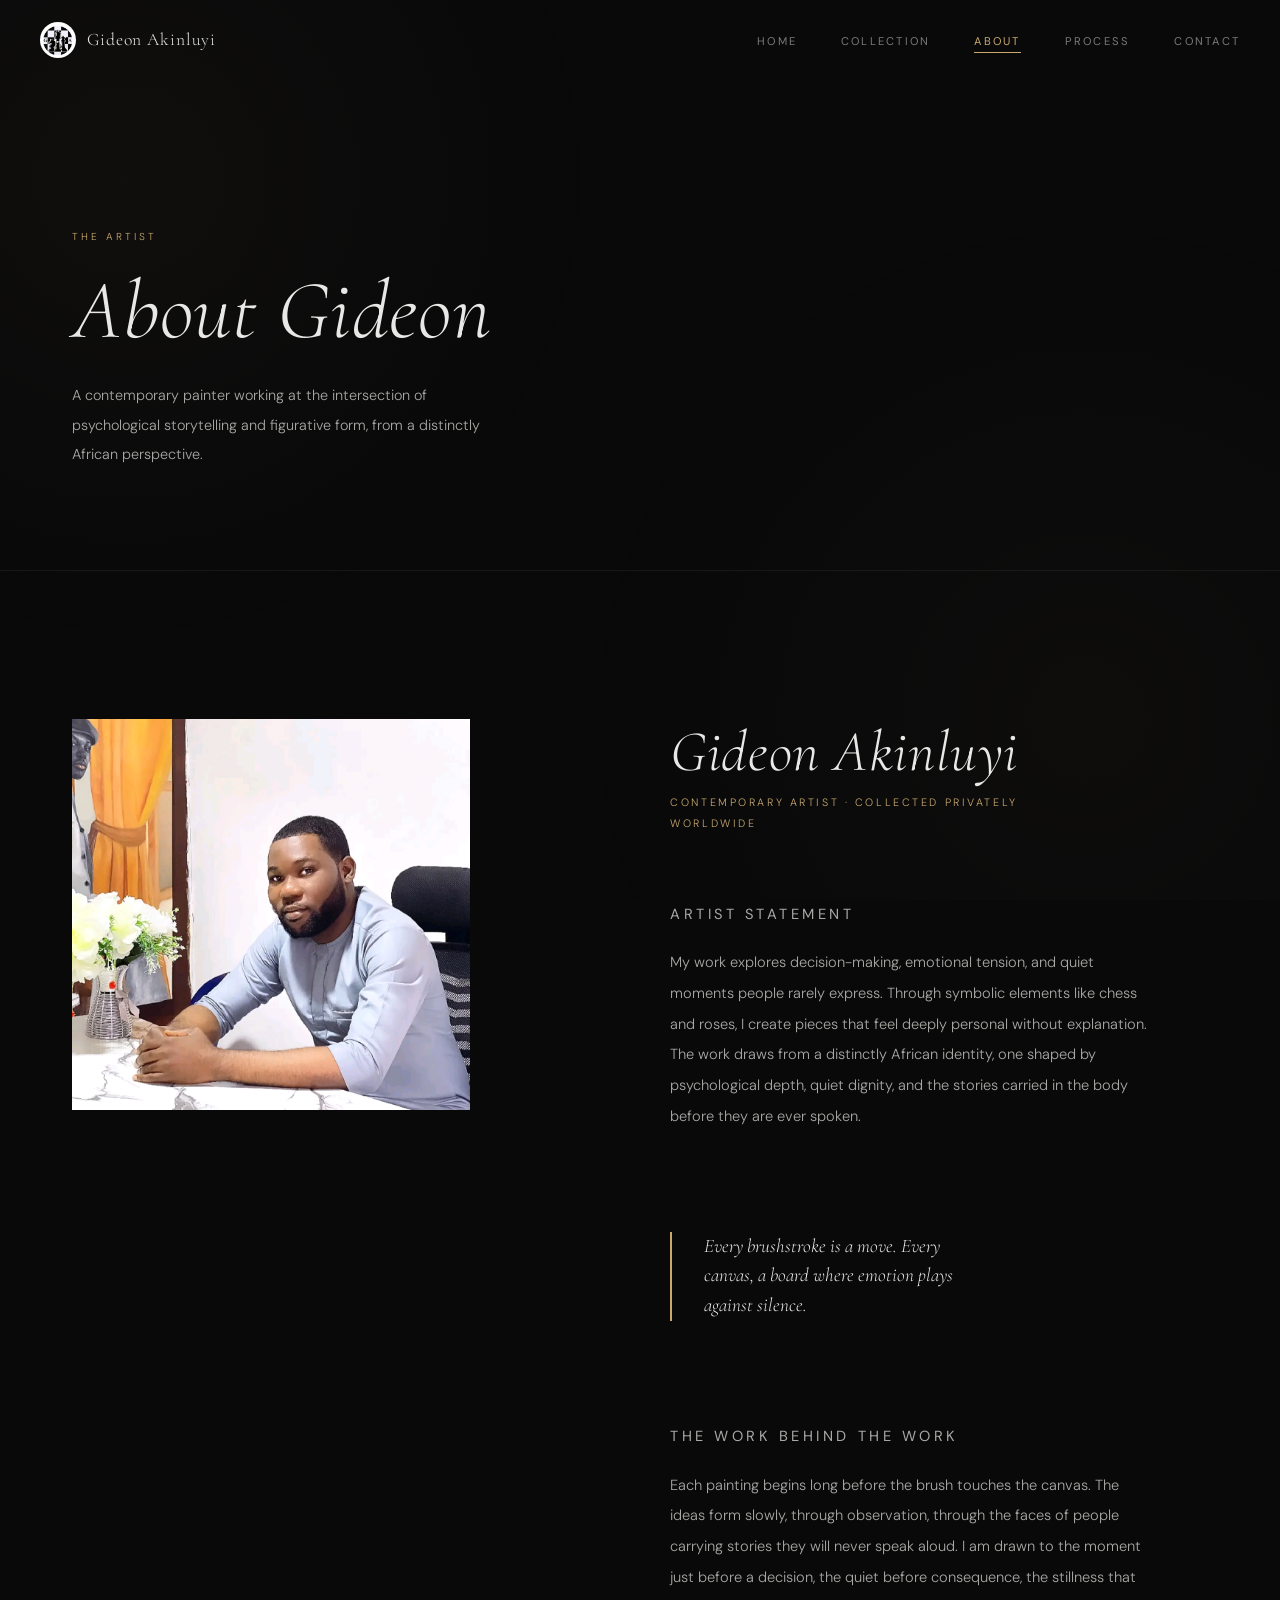
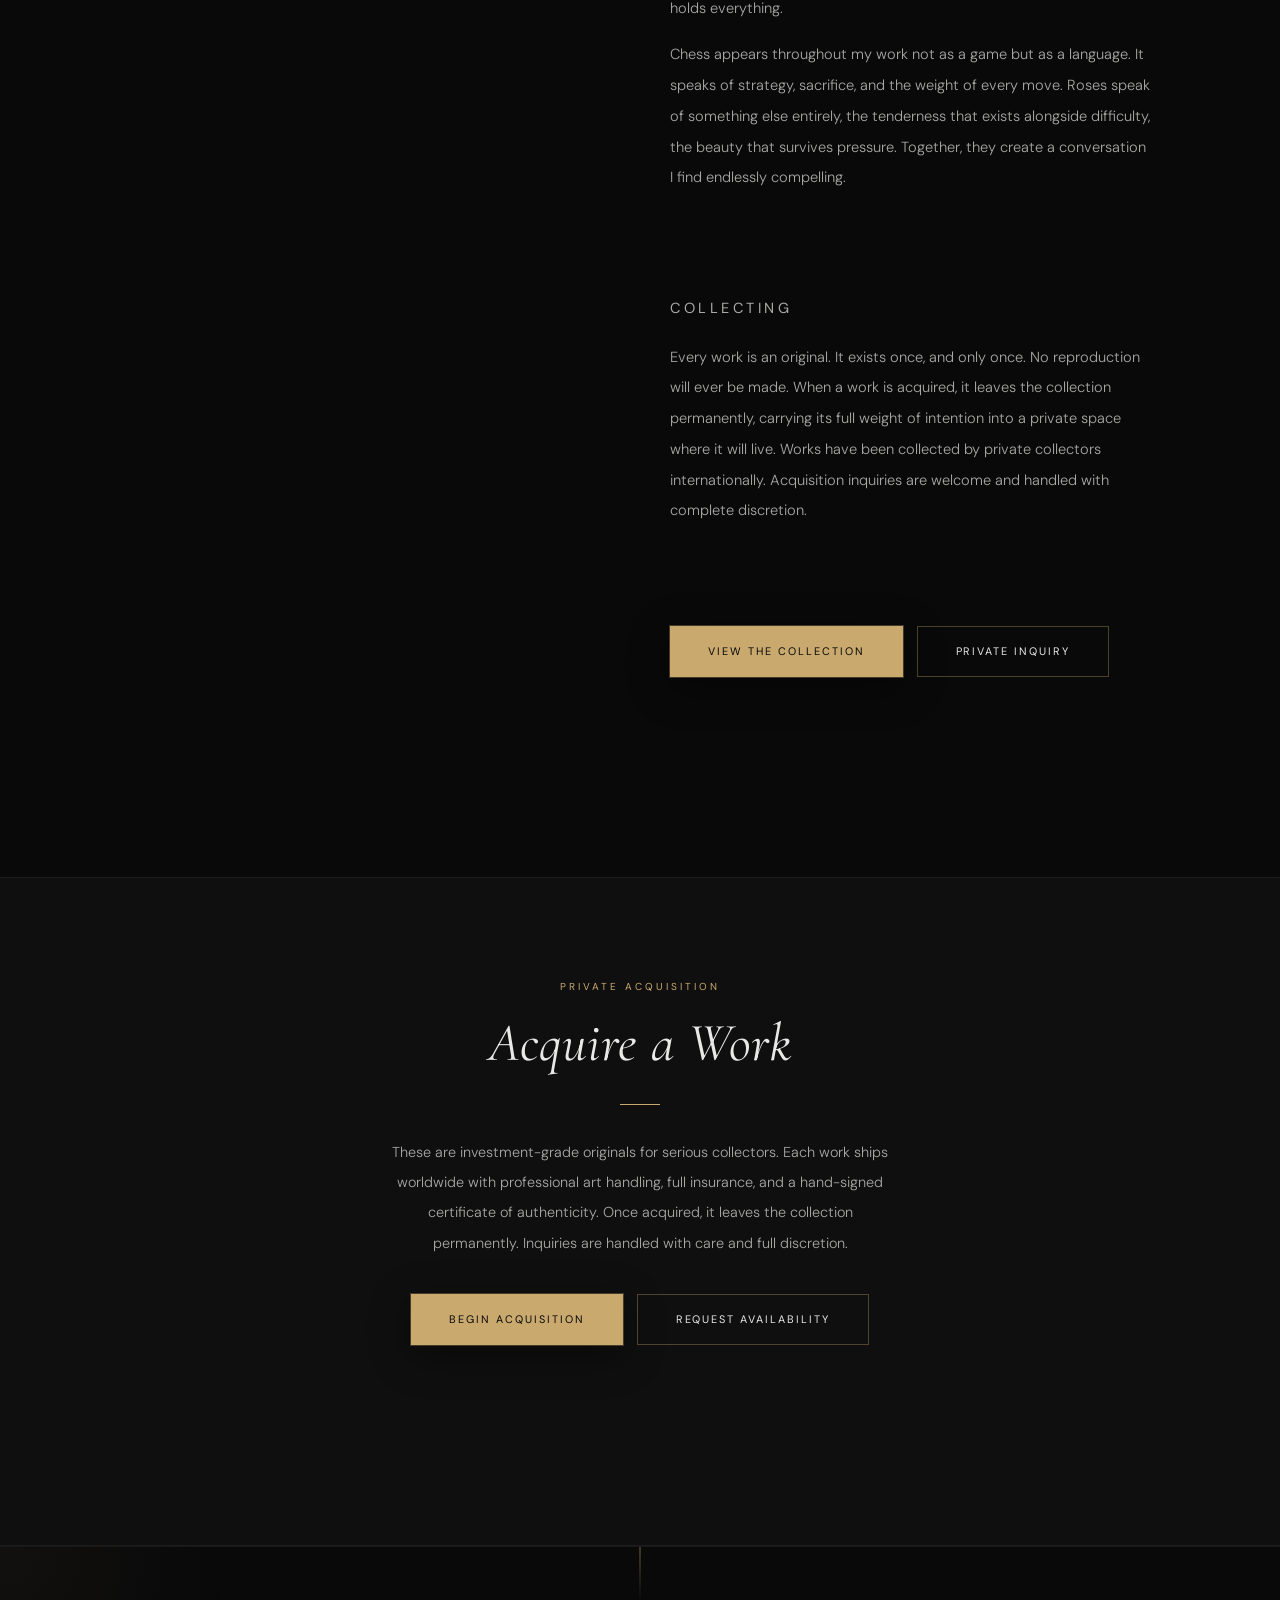
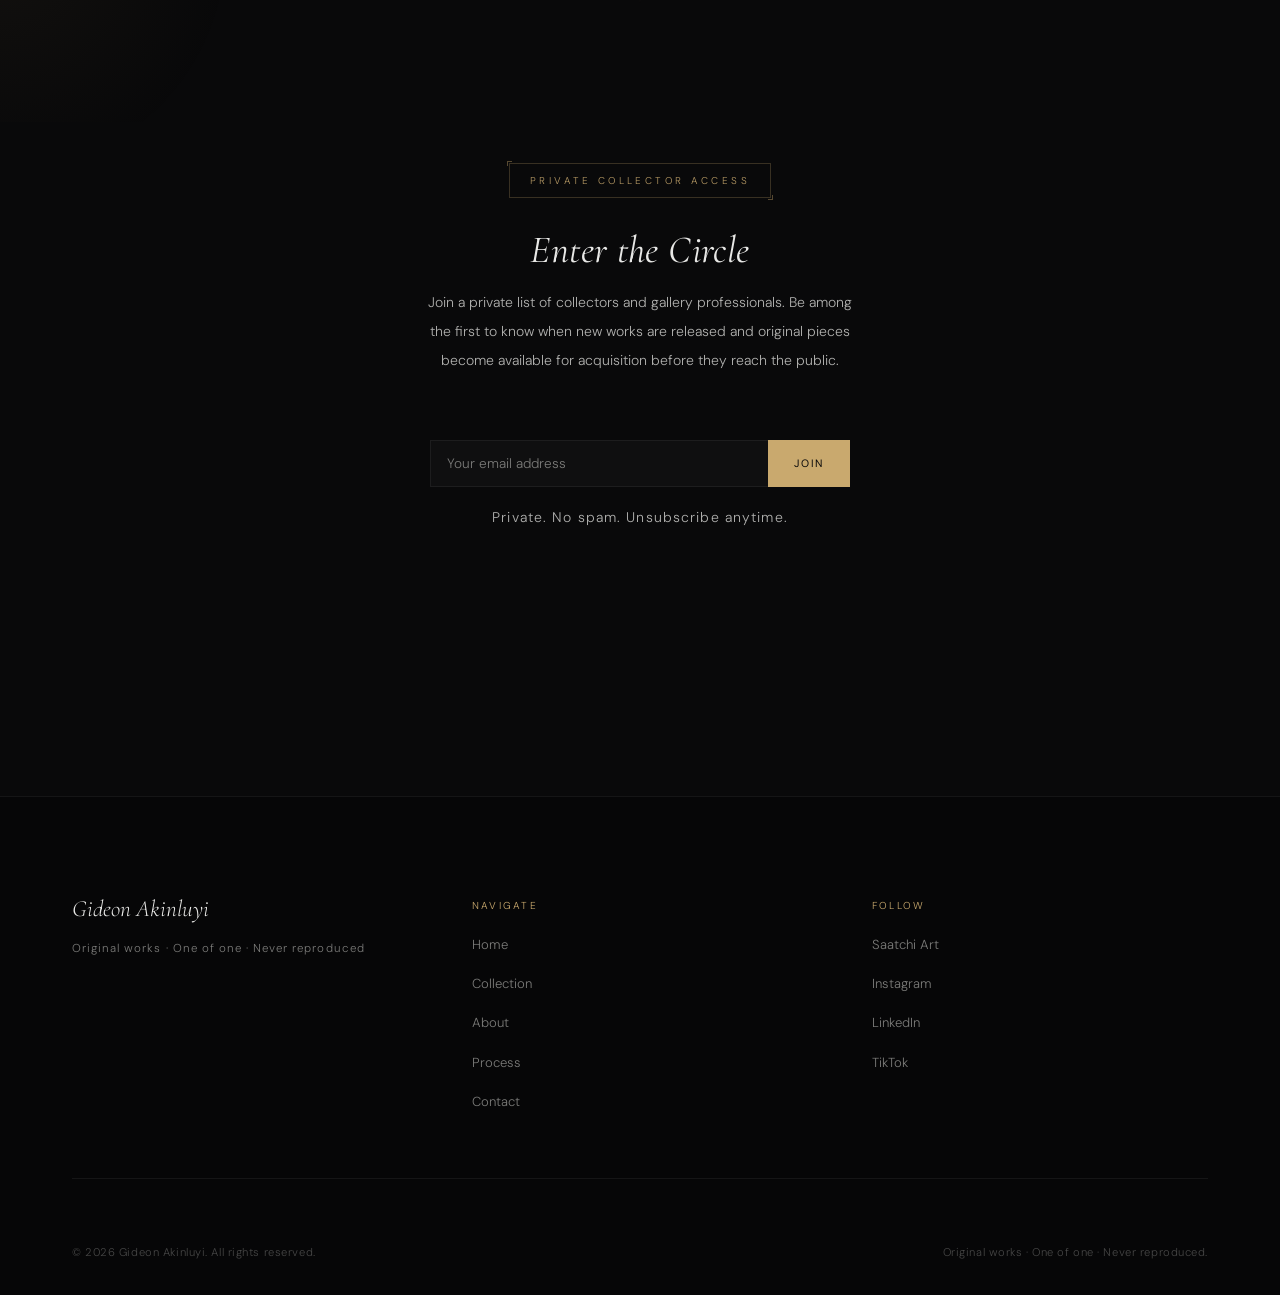
<file: about.html>
<!DOCTYPE html>
<html lang="en">
<head>
  <meta charset="UTF-8">
  <meta name="viewport" content="width=device-width, initial-scale=1.0">
  <title>About Gideon Akinluyi | Contemporary Artist Statement</title>
  <meta name="description" content="Gideon Akinluyi is a contemporary figurative painter whose work explores emotional tension, decision-making, and the psychological depth of African identity through symbolic storytelling in acrylic and oil.">
  <meta property="og:title" content="About Gideon Akinluyi | Contemporary Artist Statement">
  <meta property="og:description" content="Gideon Akinluyi is a contemporary figurative painter whose work explores emotional tension, decision-making, and the psychological depth of African identity through symbolic storytelling in acrylic and oil.">
  <meta property="og:image" content="images/banner.jpg">
  <meta property="og:type" content="website">
  <link rel="icon" href="images/logo.png">
  <link rel="stylesheet" href="style.css">
  <link rel="preconnect" href="https://fonts.googleapis.com">
  <link rel="preconnect" href="https://fonts.gstatic.com" crossorigin>
  <link href="https://fonts.googleapis.com/css2?family=Cormorant+Garamond:ital,wght@0,300;0,400;0,500;0,600;1,300;1,400&family=DM+Sans:wght@300;400;500&display=swap" rel="stylesheet">
</head>
<body>

  <nav class="nav scrolled" id="mainNav">
    <div class="nav__inner">
      <a href="index.html" class="nav__logo">
        <img src="images/logo.png" alt="Gideon Akinluyi artist logo">
        <span class="nav__logo-text">Gideon Akinluyi</span>
      </a>
      <ul class="nav__links">
        <li><a href="index.html">Home</a></li>
        <li><a href="collection.html">Collection</a></li>
        <li><a href="about.html" class="active">About</a></li>
        <li><a href="process.html">Process</a></li>
        <li><a href="contact.html">Contact</a></li>
      </ul>
      <button class="nav__hamburger" aria-label="Open menu">
        <span></span><span></span><span></span>
      </button>
    </div>
  </nav>

  <div class="nav__mobile">
    <ul>
      <li><a href="index.html">Home</a></li>
      <li><a href="collection.html">Collection</a></li>
      <li><a href="about.html" class="active">About</a></li>
      <li><a href="process.html">Process</a></li>
      <li><a href="contact.html">Contact</a></li>
    </ul>
  </div>

  <div class="page-hero">
    <div class="container">
      <span class="page-hero__label">The Artist</span>
      <h1 class="page-hero__title fade-in">About Gideon</h1>
      <p class="page-hero__sub fade-in fade-in-delay-1">A contemporary painter working at the intersection of psychological storytelling and figurative form, from a distinctly African perspective.</p>
    </div>
  </div>

  <section style="padding-top: 0; padding-bottom: var(--sp-3xl);">
    <div class="container">
      <div class="about-grid">

        <div class="about__image fade-in">
          <img src="images/profile.jpg" alt="Gideon Akinluyi, contemporary figurative artist">
        </div>

        <div class="about__content">
          <h2 class="about__name fade-in">Gideon Akinluyi</h2>
          <p class="about__role fade-in fade-in-delay-1">Contemporary Artist &middot; Collected Privately Worldwide</p>

          <div class="about__block fade-in fade-in-delay-2">
            <p class="about__block-label">Artist Statement</p>
            <p>My work explores decision-making, emotional tension, and quiet moments people rarely express. Through symbolic elements like chess and roses, I create pieces that feel deeply personal without explanation. The work draws from a distinctly African identity, one shaped by psychological depth, quiet dignity, and the stories carried in the body before they are ever spoken.</p>
          </div>

          <blockquote class="about__quote fade-in fade-in-delay-3">
            Every brushstroke is a move. Every canvas, a board where emotion plays against silence.
          </blockquote>

          <div class="about__block fade-in">
            <p class="about__block-label">The Work Behind the Work</p>
            <p>Each painting begins long before the brush touches the canvas. The ideas form slowly, through observation, through the faces of people carrying stories they will never speak aloud. I am drawn to the moment just before a decision, the quiet before consequence, the stillness that holds everything.</p>
            <p>Chess appears throughout my work not as a game but as a language. It speaks of strategy, sacrifice, and the weight of every move. Roses speak of something else entirely, the tenderness that exists alongside difficulty, the beauty that survives pressure. Together, they create a conversation I find endlessly compelling.</p>
          </div>

          <div class="about__block fade-in">
            <p class="about__block-label">Collecting</p>
            <p>Every work is an original. It exists once, and only once. No reproduction will ever be made. When a work is acquired, it leaves the collection permanently, carrying its full weight of intention into a private space where it will live. Works have been collected by private collectors internationally. Acquisition inquiries are welcome and handled with complete discretion.</p>
          </div>

          <div style="display:flex; gap:14px; margin-top: var(--sp-lg); flex-wrap:wrap;" class="fade-in">
            <a href="collection.html" class="btn btn--primary">View the Collection</a>
            <a href="https://wa.me/2347062094974?text=Hello%20Gideon,%20I%20am%20interested%20in%20acquiring%20a%20work" target="_blank" rel="noopener" class="btn btn--outline">Private Inquiry</a>
          </div>
        </div>

      </div>
    </div>
  </section>

  <section class="acquire">
    <div class="container">
      <div class="acquire-inner fade-in">
        <span class="section-label">Private Acquisition</span>
        <h2>Acquire a Work</h2>
        <div class="divider divider--center"></div>
        <p>These are investment-grade originals for serious collectors. Each work ships worldwide with professional art handling, full insurance, and a hand-signed certificate of authenticity. Once acquired, it leaves the collection permanently. Inquiries are handled with care and full discretion.</p>
        <div style="display:flex; gap:14px; justify-content:center; flex-wrap:wrap; margin-top: 36px;">
          <a href="contact.html" class="btn btn--primary">Begin Acquisition</a>
          <a href="https://wa.me/2347062094974?text=Hello%20Gideon,%20I%20am%20interested%20in%20acquiring%20a%20work" target="_blank" rel="noopener" class="btn btn--outline">Request Availability</a>
        </div>
      </div>
    </div>
  </section>

  <section class="subscribe">
    <div class="container">
      <div class="subscribe-inner fade-in">
        <div class="collector-badge">Private Collector Access</div>
        <h2>Enter the Circle</h2>
        <p>Join a private list of collectors and gallery professionals. Be among the first to know when new works are released and original pieces become available for acquisition before they reach the public.</p>
        <form class="subscribe-form" action="https://formspree.io/f/xdapoaay" method="POST">
          <input type="email" name="email" placeholder="Your email address" required>
          <button type="submit">Join</button>
        </form>
        <p class="subscribe-note">Private. No spam. Unsubscribe anytime.</p>
      </div>
    </div>
  </section>

  <footer class="footer">
    <div class="container">
      <div class="footer__inner">
        <div class="footer__brand">
          <span class="footer__brand-name">Gideon Akinluyi</span>
          <span class="footer__brand-sub">Original works &middot; One of one &middot; Never reproduced</span>
        </div>
        <div>
          <span class="footer__col-label">Navigate</span>
          <ul class="footer__links">
            <li><a href="index.html">Home</a></li>
            <li><a href="collection.html">Collection</a></li>
            <li><a href="about.html">About</a></li>
            <li><a href="process.html">Process</a></li>
            <li><a href="contact.html">Contact</a></li>
          </ul>
        </div>
        <div>
          <span class="footer__col-label">Follow</span>
          <ul class="footer__social">
            <li><a href="https://www.saatchiart.com/gideonakinluyi-art" target="_blank" rel="noopener">Saatchi Art</a></li>
            <li><a href="https://www.instagram.com/gakinluyi" target="_blank" rel="noopener">Instagram</a></li>
            <li><a href="https://www.linkedin.com/in/gideon-akinluyi-1b16bb2b6/" target="_blank" rel="noopener">LinkedIn</a></li>
            <li><a href="https://tiktok.com/@gideon_akinluyi_art" target="_blank" rel="noopener">TikTok</a></li>
          </ul>
        </div>
      </div>
      <div class="footer__bottom">
        <span class="footer__copy">&copy; <span id="year"></span> Gideon Akinluyi. All rights reserved.</span>
        <span class="footer__copy">Original works &middot; One of one &middot; Never reproduced.</span>
      </div>
    </div>
  </footer>

  <script>document.getElementById("year").textContent = new Date().getFullYear();</script>
  <script src="script.js"></script>
</body>
</html>
</file>
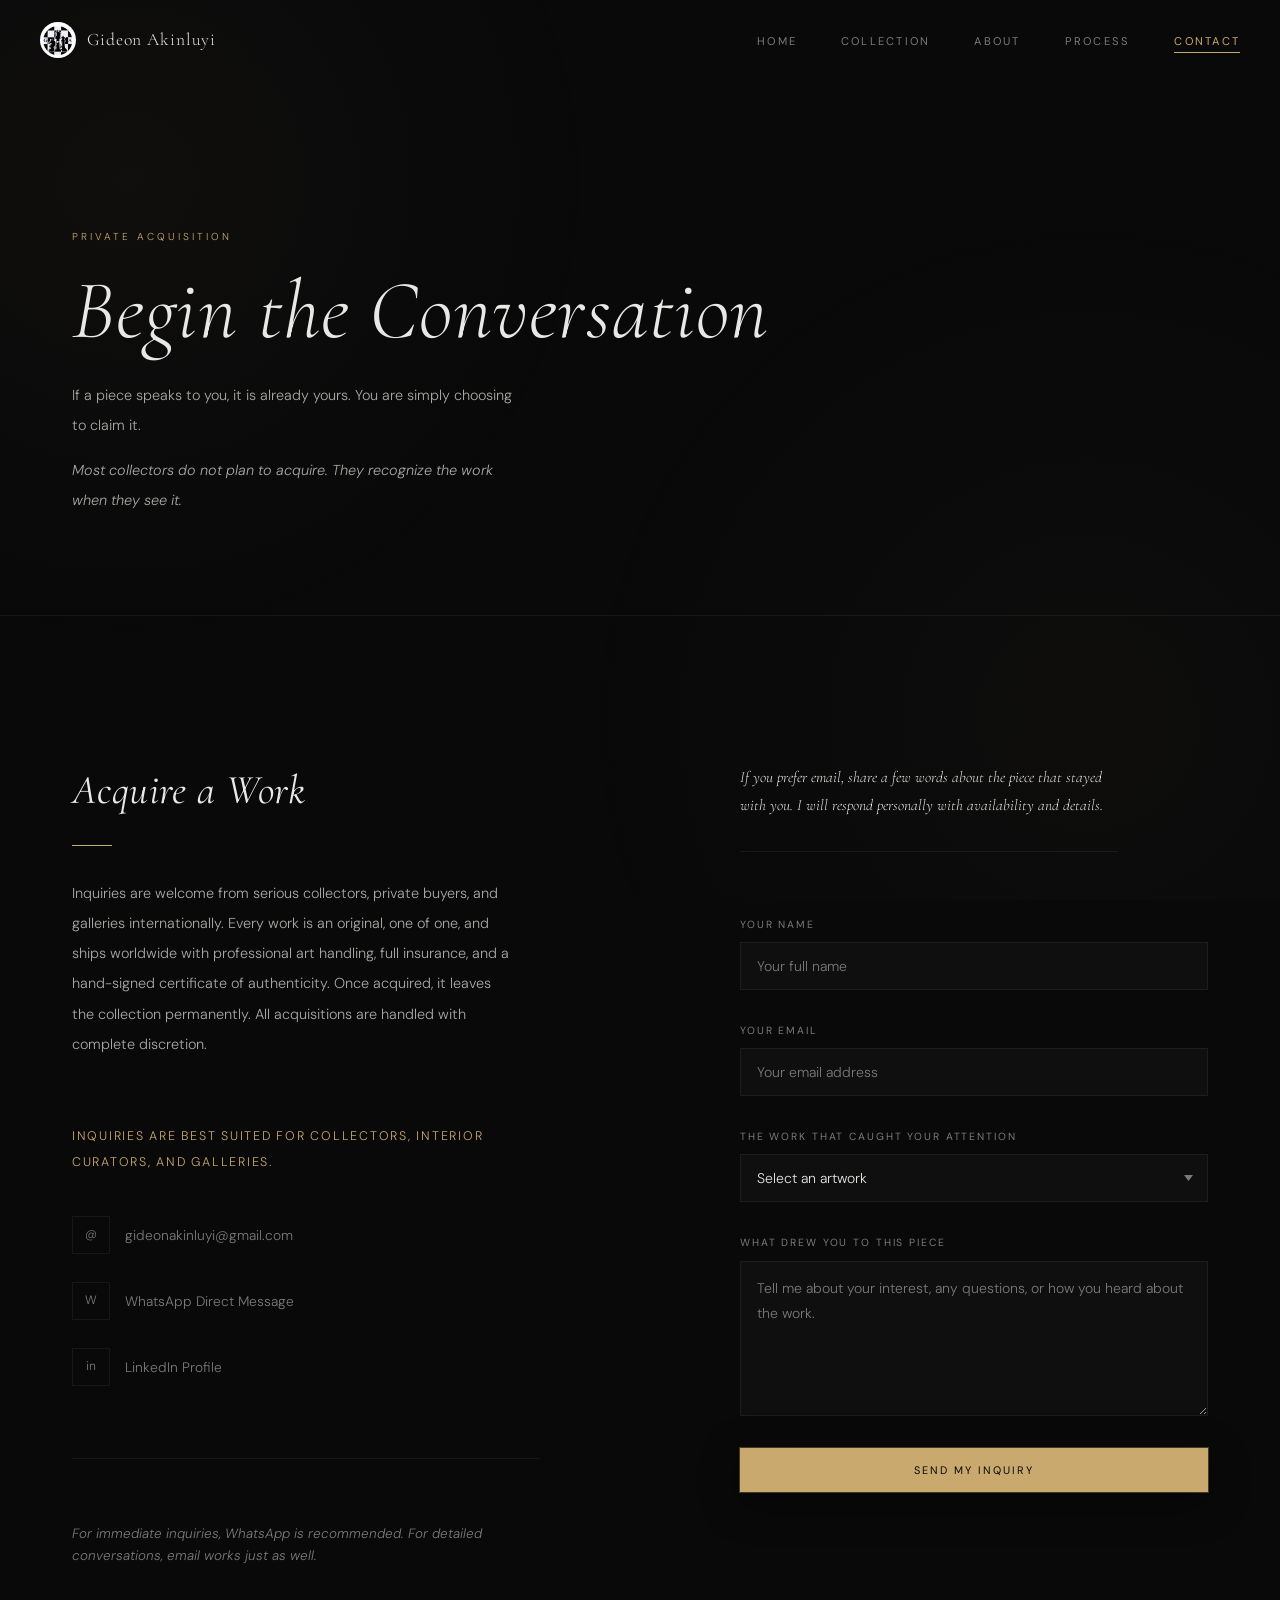
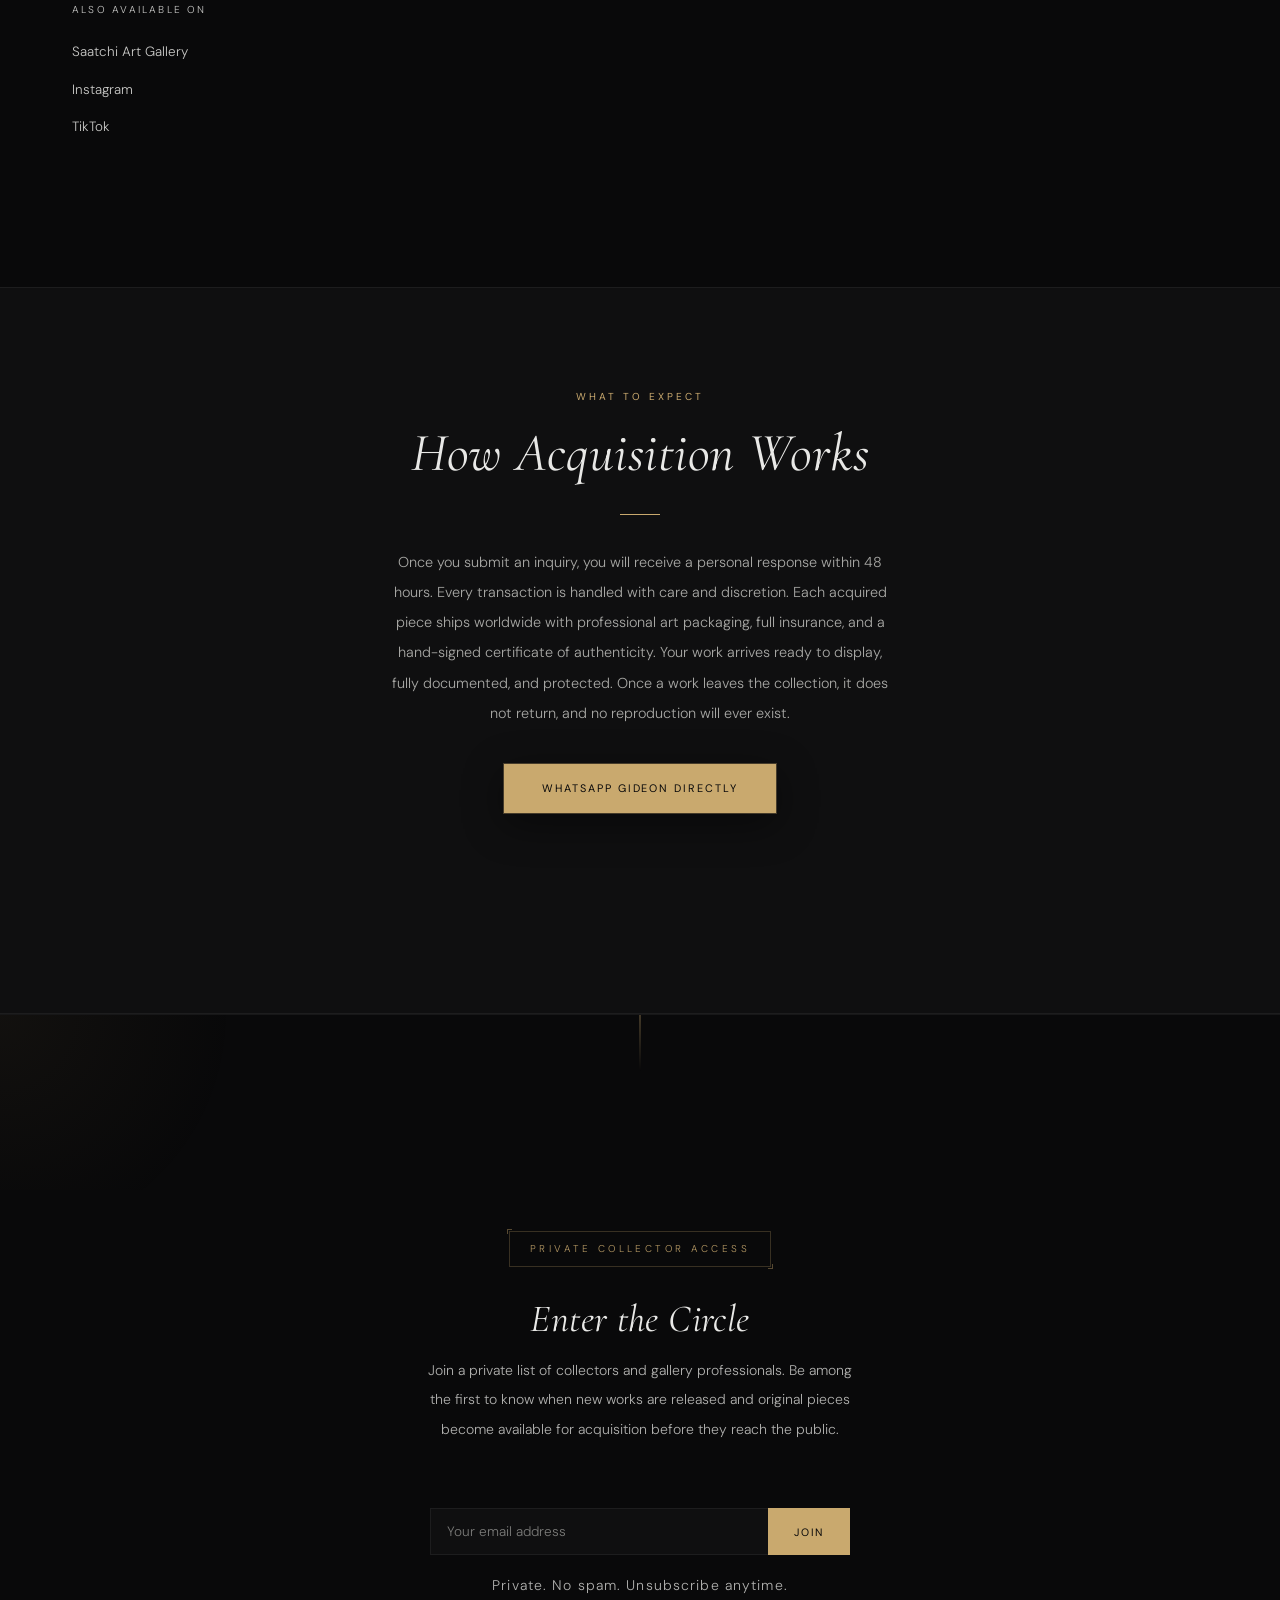
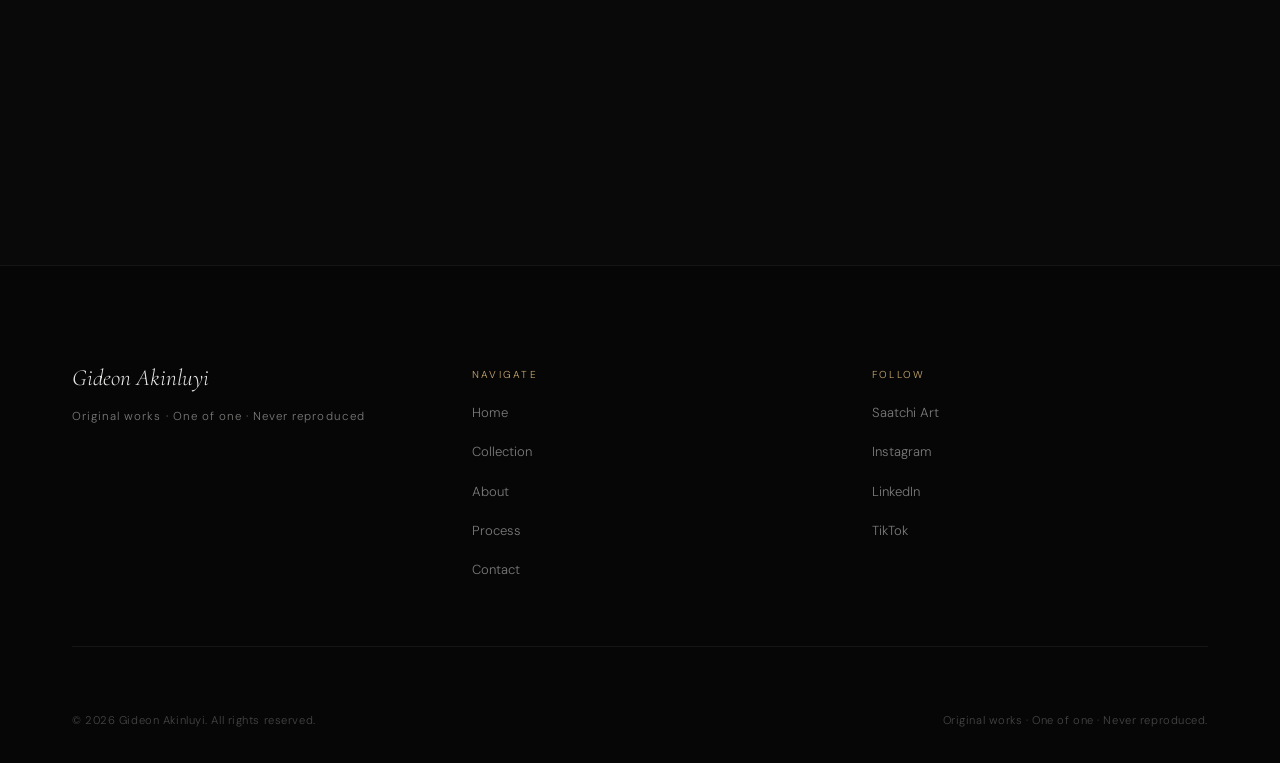
<file: contact.html>
<!DOCTYPE html>
<html lang="en">
<head>
  <meta charset="UTF-8">
  <meta name="viewport" content="width=device-width, initial-scale=1.0">
  <title>Private Acquisition | Gideon Akinluyi Original Artwork</title>
  <meta name="description" content="Begin a private acquisition inquiry for original artwork by Gideon Akinluyi. Investment-grade figurative paintings available to serious collectors worldwide. Each work is one of one.">
  <meta property="og:title" content="Private Acquisition | Gideon Akinluyi Original Artwork">
  <meta property="og:description" content="Begin a private acquisition inquiry for original artwork by Gideon Akinluyi. Investment-grade figurative paintings available to serious collectors worldwide. Each work is one of one.">
  <meta property="og:image" content="images/banner.jpg">
  <meta property="og:type" content="website">
  <link rel="icon" href="images/logo.png">
  <link rel="stylesheet" href="style.css">
  <link rel="preconnect" href="https://fonts.googleapis.com">
  <link rel="preconnect" href="https://fonts.gstatic.com" crossorigin>
  <link href="https://fonts.googleapis.com/css2?family=Cormorant+Garamond:ital,wght@0,300;0,400;0,500;0,600;1,300;1,400&family=DM+Sans:wght@300;400;500&display=swap" rel="stylesheet">
</head>
<body>

  <nav class="nav scrolled" id="mainNav">
    <div class="nav__inner">
      <a href="index.html" class="nav__logo">
        <img src="images/logo.png" alt="Gideon Akinluyi artist logo">
        <span class="nav__logo-text">Gideon Akinluyi</span>
      </a>
      <ul class="nav__links">
        <li><a href="index.html">Home</a></li>
        <li><a href="collection.html">Collection</a></li>
        <li><a href="about.html">About</a></li>
        <li><a href="process.html">Process</a></li>
        <li><a href="contact.html" class="active">Contact</a></li>
      </ul>
      <button class="nav__hamburger" aria-label="Open menu">
        <span></span><span></span><span></span>
      </button>
    </div>
  </nav>

  <div class="nav__mobile">
    <ul>
      <li><a href="index.html">Home</a></li>
      <li><a href="collection.html">Collection</a></li>
      <li><a href="about.html">About</a></li>
      <li><a href="process.html">Process</a></li>
      <li><a href="contact.html" class="active">Contact</a></li>
    </ul>
  </div>

  <div class="page-hero">
    <div class="container">
      <span class="page-hero__label">Private Acquisition</span>
      <h1 class="page-hero__title fade-in">Begin the Conversation</h1>
      <p class="page-hero__sub fade-in fade-in-delay-1">If a piece speaks to you, it is already yours. You are simply choosing to claim it.</p>
      <p class="page-hero__sub fade-in fade-in-delay-2" style="margin-top: 16px; font-style: italic; color: var(--muted-light);">Most collectors do not plan to acquire. They recognize the work when they see it.</p>
    </div>
  </div>

  <section style="padding-top: 0; padding-bottom: var(--sp-2xl);">
    <div class="container">
      <div class="contact-grid">

        <div class="contact__info fade-in">
          <h2 class="contact__info-title">Acquire a Work</h2>
          <div class="divider"></div>
          <p>Inquiries are welcome from serious collectors, private buyers, and galleries internationally. Every work is an original, one of one, and ships worldwide with professional art handling, full insurance, and a hand-signed certificate of authenticity. Once acquired, it leaves the collection permanently. All acquisitions are handled with complete discretion.</p>
          <p style="font-size:0.78rem; letter-spacing:0.14em; text-transform:uppercase; color: var(--accent); margin-top: var(--sp-sm); margin-bottom: var(--sp-md); max-width:none;">Inquiries are best suited for collectors, interior curators, and galleries.</p>
          <div class="contact__links">
            <a href="mailto:gideonakinluyi@gmail.com" class="contact__link">
              <div class="contact__link-icon">@</div>
              <span>gideonakinluyi@gmail.com</span>
            </a>
            <a href="https://wa.me/2347062094974?text=Hello%20Gideon%2C%20I%20came%20across%20your%20work%20and%20one%20piece%20stayed%20with%20me.%20I%20would%20like%20to%20know%20more%20about%20its%20availability." target="_blank" rel="noopener" class="contact__link">
              <div class="contact__link-icon">W</div>
              <span>WhatsApp Direct Message</span>
            </a>
            <a href="https://www.linkedin.com/in/gideon-akinluyi-1b16bb2b6/" target="_blank" rel="noopener" class="contact__link">
              <div class="contact__link-icon">in</div>
              <span>LinkedIn Profile</span>
            </a>
          </div>
          <div style="padding-top: var(--sp-lg); border-top: 1px solid rgba(255,255,255,0.06);">
            <p class="channel-positioning">For immediate inquiries, WhatsApp is recommended. For detailed conversations, email works just as well.</p>
            <p style="font-size:0.63rem; letter-spacing:0.22em; text-transform:uppercase; color:#c8c8c6; margin-bottom: 20px; max-width: none;">Also Available On</p>
            <div style="display:flex; flex-direction:column; gap:14px;">
              <a href="https://www.saatchiart.com/gideonakinluyi-art" target="_blank" rel="noopener" style="font-size:0.84rem; color:#c8c8c6; transition:color 0.38s ease;" onmouseover="this.style.color='#c9a96e'" onmouseout="this.style.color='#c8c8c6'">Saatchi Art Gallery</a>
              <a href="https://www.instagram.com/gakinluyi" target="_blank" rel="noopener" style="font-size:0.84rem; color:#c8c8c6; transition:color 0.38s ease;" onmouseover="this.style.color='#c9a96e'" onmouseout="this.style.color='#c8c8c6'">Instagram</a>
              <a href="https://tiktok.com/@gideon_akinluyi_art" target="_blank" rel="noopener" style="font-size:0.84rem; color:#c8c8c6; transition:color 0.38s ease;" onmouseover="this.style.color='#c9a96e'" onmouseout="this.style.color='#c8c8c6'">TikTok</a>
            </div>
          </div>
        </div>

        <div class="fade-in fade-in-delay-2">
          <p class="email-entry-note">If you prefer email, share a few words about the piece that stayed with you. I will respond personally with availability and details.</p>
          <form class="contact__form" action="https://formspree.io/f/xdapoaay" method="POST">
            <div class="form-group">
              <label for="name">Your Name</label>
              <input type="text" id="name" name="name" placeholder="Your full name" required>
            </div>
            <div class="form-group">
              <label for="email">Your Email</label>
              <input type="email" id="email" name="email" placeholder="Your email address" required>
            </div>
            <div class="form-group">
              <label for="artwork">The Work That Caught Your Attention</label>
              <select id="artwork" name="artwork" required>
                <option value="" disabled selected>Select an artwork</option>
                <option value="A Bouquet of Reflection">A Bouquet of Reflection</option>
                <option value="Timeless Elegance">Timeless Elegance</option>
                <option value="Bound by Love, Moved by Purpose">Bound by Love, Moved by Purpose</option>
                <option value="Contemplation in Silence">Contemplation in Silence</option>
                <option value="Future Moves, Innocence and Possibility">Future Moves, Innocence and Possibility</option>
                <option value="The Heart That Speaks">The Heart That Speaks</option>
                <option value="The Keeper of Innocence">The Keeper of Innocence</option>
                <option value="The Heart Makes Its Move">The Heart Makes Its Move</option>
                <option value="General Inquiry">General Inquiry</option>
              </select>
            </div>
            <div class="form-group">
              <label for="message">What drew you to this piece</label>
              <textarea id="message" name="message" placeholder="Tell me about your interest, any questions, or how you heard about the work." required></textarea>
            </div>
            <button type="submit" class="btn btn--primary" style="width:100%; justify-content:center;">Send My Inquiry</button>
          </form>
        </div>

      </div>
    </div>
  </section>

  <section class="acquire">
    <div class="container">
      <div class="acquire-inner fade-in">
        <span class="section-label">What to Expect</span>
        <h2>How Acquisition Works</h2>
        <div class="divider divider--center"></div>
        <p>Once you submit an inquiry, you will receive a personal response within 48 hours. Every transaction is handled with care and discretion. Each acquired piece ships worldwide with professional art packaging, full insurance, and a hand-signed certificate of authenticity. Your work arrives ready to display, fully documented, and protected. Once a work leaves the collection, it does not return, and no reproduction will ever exist.</p>
        <div style="display:flex; gap:14px; justify-content:center; flex-wrap:wrap; margin-top: 36px;">
          <a href="https://wa.me/2347062094974?text=Hello%20Gideon%2C%20I%20came%20across%20your%20work%20and%20one%20piece%20stayed%20with%20me.%20I%20would%20like%20to%20know%20more%20about%20its%20availability." target="_blank" rel="noopener" class="btn btn--primary">WhatsApp Gideon Directly</a>
        </div>
      </div>
    </div>
  </section>

  <section class="subscribe">
    <div class="container">
      <div class="subscribe-inner fade-in">
        <div class="collector-badge">Private Collector Access</div>
        <h2>Enter the Circle</h2>
        <p>Join a private list of collectors and gallery professionals. Be among the first to know when new works are released and original pieces become available for acquisition before they reach the public.</p>
        <form class="subscribe-form" action="https://formspree.io/f/xdapoaay" method="POST">
          <input type="email" name="email" placeholder="Your email address" required>
          <button type="submit">Join</button>
        </form>
        <p class="subscribe-note">Private. No spam. Unsubscribe anytime.</p>
      </div>
    </div>
  </section>

  <footer class="footer">
    <div class="container">
      <div class="footer__inner">
        <div class="footer__brand">
          <span class="footer__brand-name">Gideon Akinluyi</span>
          <span class="footer__brand-sub">Original works &middot; One of one &middot; Never reproduced</span>
        </div>
        <div>
          <span class="footer__col-label">Navigate</span>
          <ul class="footer__links">
            <li><a href="index.html">Home</a></li>
            <li><a href="collection.html">Collection</a></li>
            <li><a href="about.html">About</a></li>
            <li><a href="process.html">Process</a></li>
            <li><a href="contact.html">Contact</a></li>
          </ul>
        </div>
        <div>
          <span class="footer__col-label">Follow</span>
          <ul class="footer__social">
            <li><a href="https://www.saatchiart.com/gideonakinluyi-art" target="_blank" rel="noopener">Saatchi Art</a></li>
            <li><a href="https://www.instagram.com/gakinluyi" target="_blank" rel="noopener">Instagram</a></li>
            <li><a href="https://www.linkedin.com/in/gideon-akinluyi-1b16bb2b6/" target="_blank" rel="noopener">LinkedIn</a></li>
            <li><a href="https://tiktok.com/@gideon_akinluyi_art" target="_blank" rel="noopener">TikTok</a></li>
          </ul>
        </div>
      </div>
      <div class="footer__bottom">
        <span class="footer__copy">&copy; <span id="year"></span> Gideon Akinluyi. All rights reserved.</span>
        <span class="footer__copy">Original works &middot; One of one &middot; Never reproduced.</span>
      </div>
    </div>
  </footer>
  <script>document.getElementById("year").textContent = new Date().getFullYear();</script>
  <script src="script.js"></script>
</body>
</html>
</file>
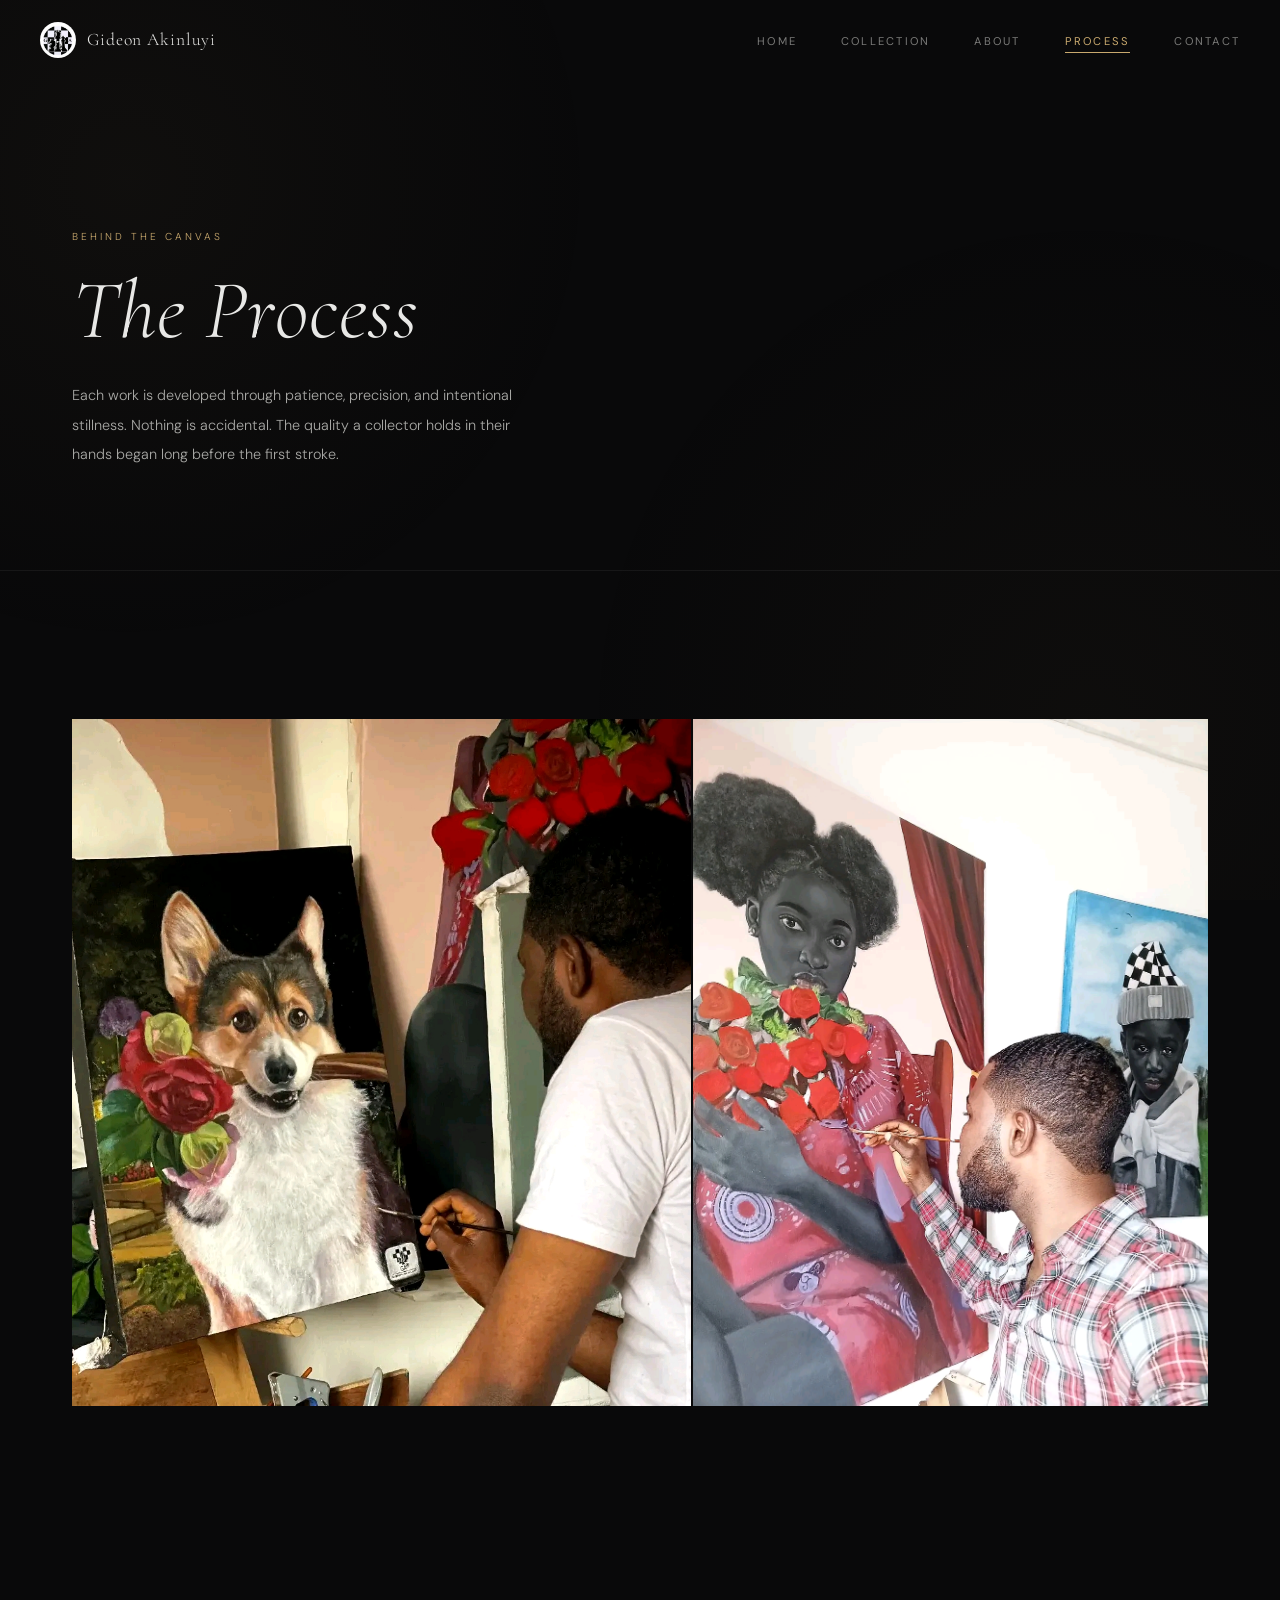
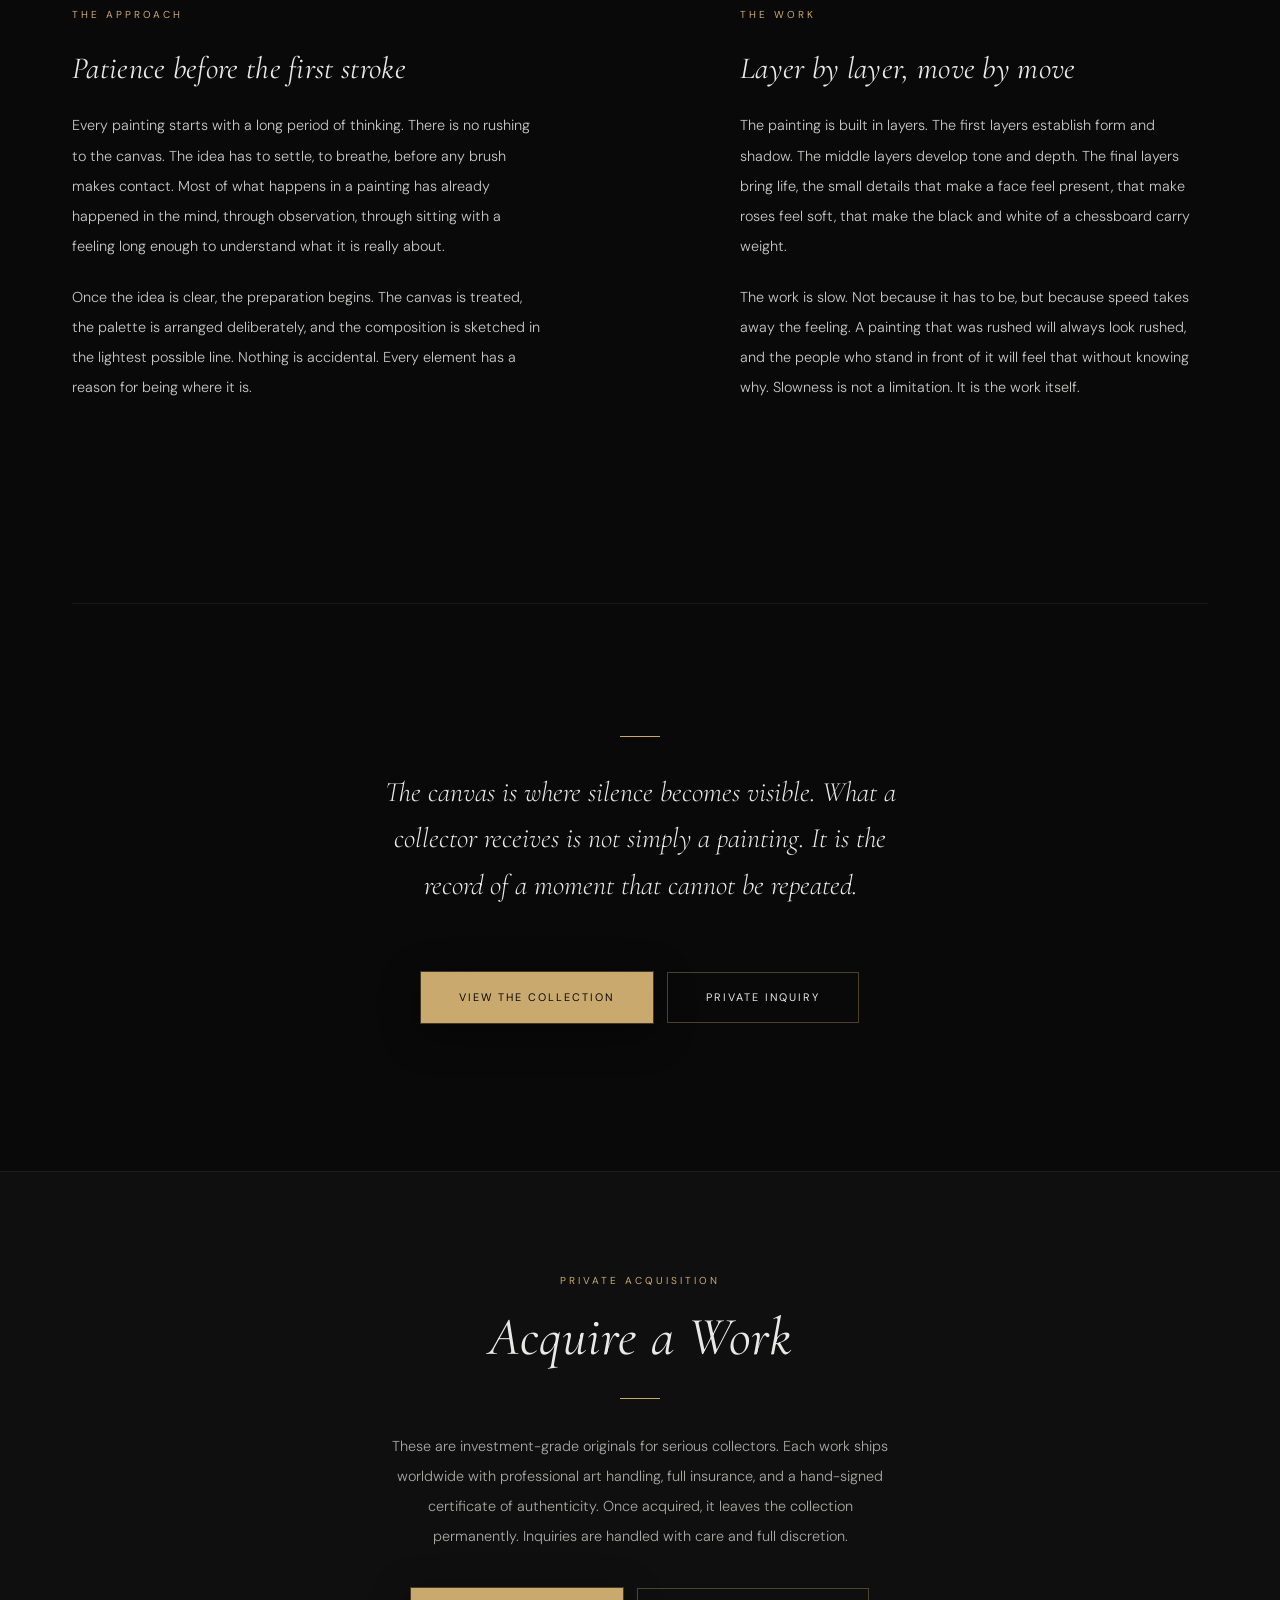
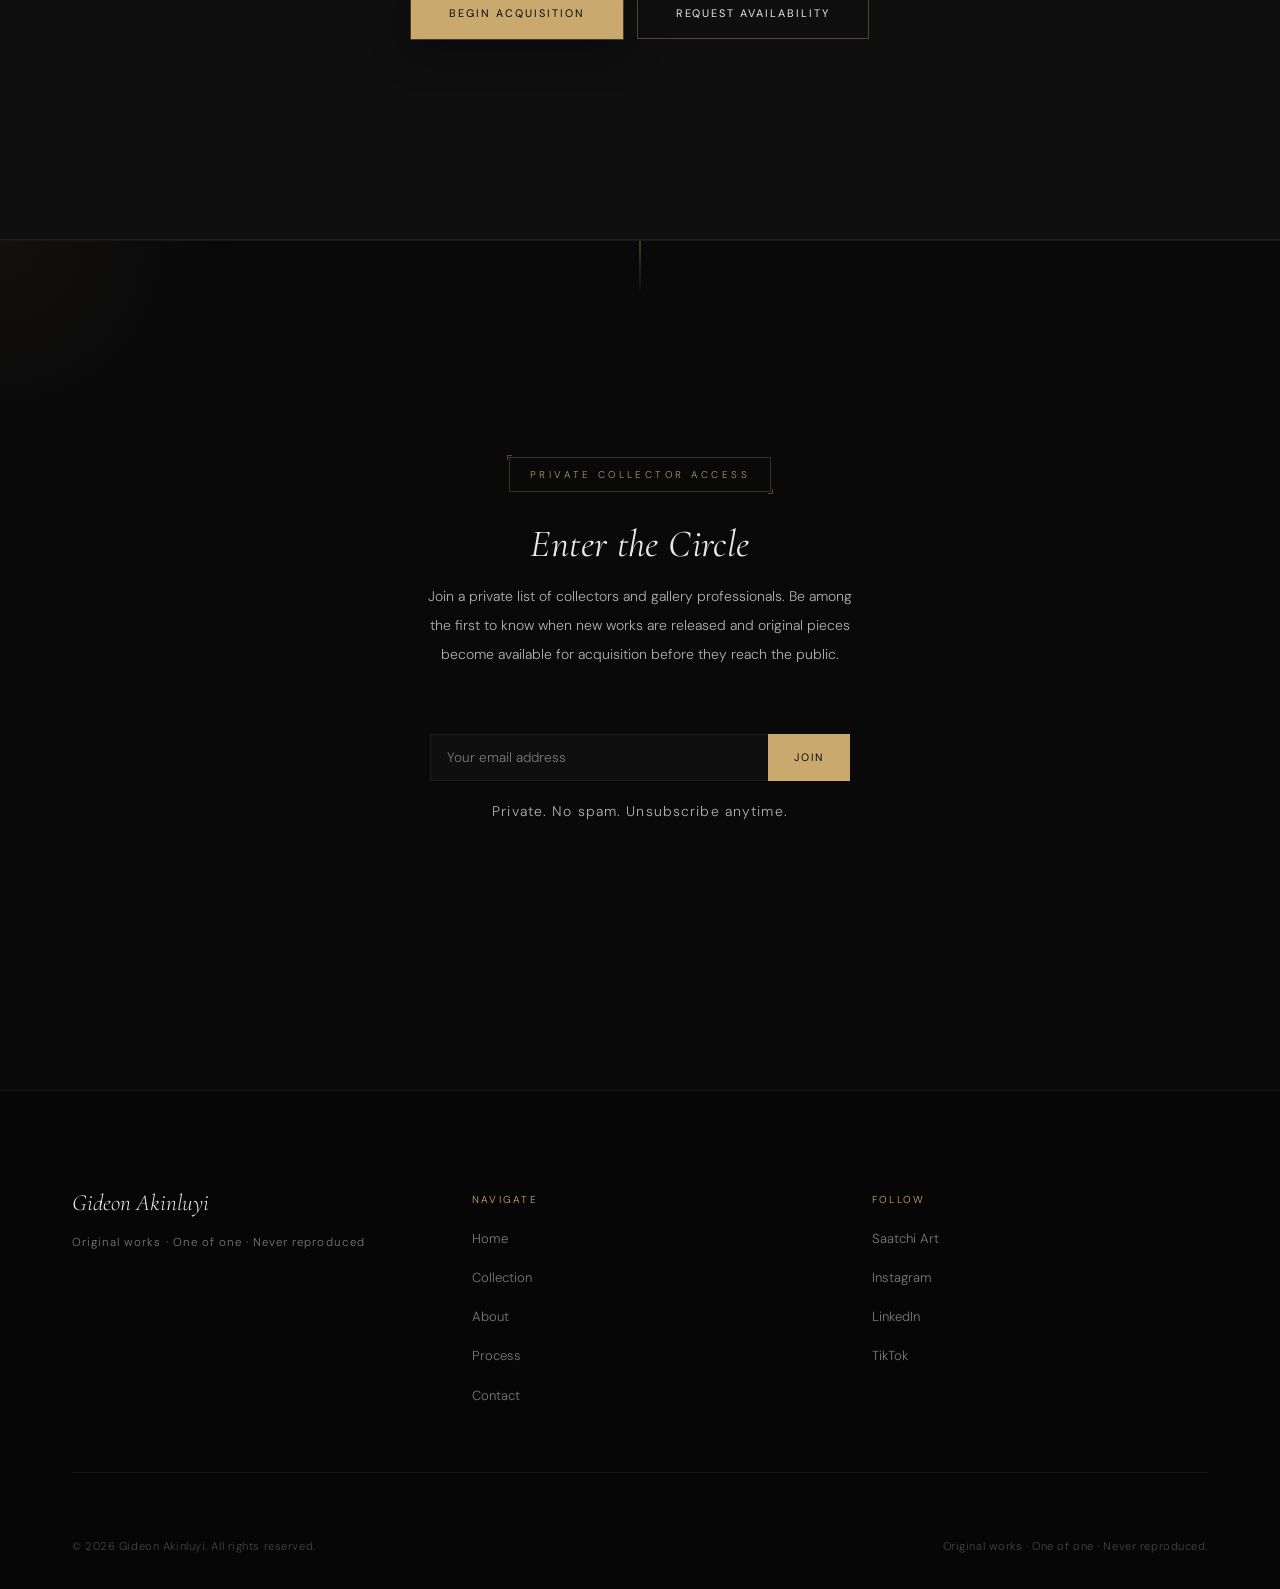
<file: process.html>
<!DOCTYPE html>
<html lang="en">
<head>
  <meta charset="UTF-8">
  <meta name="viewport" content="width=device-width, initial-scale=1.0">
  <title>The Process | Behind the Work of Gideon Akinluyi</title>
  <meta name="description" content="Explore the creative process behind Gideon Akinluyi's paintings, where patience, precision, and intentional stillness shape each original investment-grade artwork.">
  <meta property="og:title" content="The Process | Behind the Work of Gideon Akinluyi">
  <meta property="og:description" content="Explore the creative process behind Gideon Akinluyi's paintings, where patience, precision, and intentional stillness shape each original investment-grade artwork.">
  <meta property="og:image" content="images/banner.jpg">
  <meta property="og:type" content="website">
  <link rel="icon" href="images/logo.png">
  <link rel="stylesheet" href="style.css">
  <link rel="preconnect" href="https://fonts.googleapis.com">
  <link rel="preconnect" href="https://fonts.gstatic.com" crossorigin>
  <link href="https://fonts.googleapis.com/css2?family=Cormorant+Garamond:ital,wght@0,300;0,400;0,500;0,600;1,300;1,400&family=DM+Sans:wght@300;400;500&display=swap" rel="stylesheet">
  <style>
    .process-text-grid {
      display: grid;
      grid-template-columns: 1fr 1fr;
      gap: var(--sp-3xl);
      margin-top: var(--sp-3xl);
      align-items: start;
    }
    .process-text-block {
      display: flex;
      flex-direction: column;
    }
    .process-text-block h3 {
      font-family: 'Cormorant Garamond', Georgia, serif;
      font-style: italic;
      font-weight: 400;
      font-size: clamp(1.5rem, 2.4vw, 2.2rem);
      color: #e8e8e6;
      line-height: 1.12;
      margin-top: 10px;
      margin-bottom: 24px;
    }
    .process-text-block p {
      font-size: 0.9rem;
      color: #c8c8c6;
      line-height: 2.1;
      max-width: 48ch;
    }
    .process-text-block p + p {
      margin-top: 20px;
    }
    .process-closing {
      text-align: center;
      margin-top: var(--sp-3xl);
      padding-top: var(--sp-xl);
      border-top: 1px solid rgba(255,255,255,0.06);
    }
    .process-closing-quote {
      font-family: 'Cormorant Garamond', Georgia, serif;
      font-style: italic;
      font-size: clamp(1.35rem, 2.2vw, 1.9rem);
      color: #e8e8e6;
      max-width: 520px;
      margin: 0 auto var(--sp-lg);
      line-height: 1.65;
    }
    @media (max-width: 768px) {
      .process-text-grid {
        grid-template-columns: 1fr;
        gap: var(--sp-xl);
      }
    }
  </style>
</head>
<body>

  <nav class="nav scrolled" id="mainNav">
    <div class="nav__inner">
      <a href="index.html" class="nav__logo">
        <img src="images/logo.png" alt="Gideon Akinluyi artist logo">
        <span class="nav__logo-text">Gideon Akinluyi</span>
      </a>
      <ul class="nav__links">
        <li><a href="index.html">Home</a></li>
        <li><a href="collection.html">Collection</a></li>
        <li><a href="about.html">About</a></li>
        <li><a href="process.html" class="active">Process</a></li>
        <li><a href="contact.html">Contact</a></li>
      </ul>
      <button class="nav__hamburger" aria-label="Open menu">
        <span></span><span></span><span></span>
      </button>
    </div>
  </nav>

  <div class="nav__mobile">
    <ul>
      <li><a href="index.html">Home</a></li>
      <li><a href="collection.html">Collection</a></li>
      <li><a href="about.html">About</a></li>
      <li><a href="process.html" class="active">Process</a></li>
      <li><a href="contact.html">Contact</a></li>
    </ul>
  </div>

  <div class="page-hero">
    <div class="container">
      <span class="page-hero__label">Behind the Canvas</span>
      <h1 class="page-hero__title fade-in">The Process</h1>
      <p class="page-hero__sub fade-in fade-in-delay-1">Each work is developed through patience, precision, and intentional stillness. Nothing is accidental. The quality a collector holds in their hands began long before the first stroke.</p>
    </div>
  </div>

  <section style="padding-top: 0; padding-bottom: var(--sp-2xl);">
    <div class="container">

      <div class="process-images fade-in">
        <div class="process-images__item">
          <img src="images/process1.jpg" alt="Gideon Akinluyi painting a large acrylic figurative canvas in his studio">
        </div>
        <div class="process-images__item">
          <img src="images/process2.jpg" alt="Gideon Akinluyi applying detailed brushwork to an acrylic portrait">
        </div>
      </div>

      <div class="process-text-grid">
        <div class="process-text-block fade-in">
          <span class="section-label">The Approach</span>
          <h3>Patience before the first stroke</h3>
          <p>Every painting starts with a long period of thinking. There is no rushing to the canvas. The idea has to settle, to breathe, before any brush makes contact. Most of what happens in a painting has already happened in the mind, through observation, through sitting with a feeling long enough to understand what it is really about.</p>
          <p>Once the idea is clear, the preparation begins. The canvas is treated, the palette is arranged deliberately, and the composition is sketched in the lightest possible line. Nothing is accidental. Every element has a reason for being where it is.</p>
        </div>
        <div class="process-text-block fade-in fade-in-delay-2">
          <span class="section-label">The Work</span>
          <h3>Layer by layer, move by move</h3>
          <p>The painting is built in layers. The first layers establish form and shadow. The middle layers develop tone and depth. The final layers bring life, the small details that make a face feel present, that make roses feel soft, that make the black and white of a chessboard carry weight.</p>
          <p>The work is slow. Not because it has to be, but because speed takes away the feeling. A painting that was rushed will always look rushed, and the people who stand in front of it will feel that without knowing why. Slowness is not a limitation. It is the work itself.</p>
        </div>
      </div>

      <div class="process-closing fade-in">
        <div class="divider divider--center"></div>
        <p class="process-closing-quote">The canvas is where silence becomes visible. What a collector receives is not simply a painting. It is the record of a moment that cannot be repeated.</p>
        <div style="display:flex; gap:14px; justify-content:center; flex-wrap:wrap;">
          <a href="collection.html" class="btn btn--primary">View the Collection</a>
          <a href="https://wa.me/2347062094974?text=Hello%20Gideon,%20I%20am%20interested%20in%20acquiring%20a%20work" target="_blank" rel="noopener" class="btn btn--outline">Private Inquiry</a>
        </div>
      </div>

    </div>
  </section>

  <section class="acquire">
    <div class="container">
      <div class="acquire-inner fade-in">
        <span class="section-label">Private Acquisition</span>
        <h2>Acquire a Work</h2>
        <div class="divider divider--center"></div>
        <p>These are investment-grade originals for serious collectors. Each work ships worldwide with professional art handling, full insurance, and a hand-signed certificate of authenticity. Once acquired, it leaves the collection permanently. Inquiries are handled with care and full discretion.</p>
        <div style="display:flex; gap:14px; justify-content:center; flex-wrap:wrap; margin-top: 36px;">
          <a href="contact.html" class="btn btn--primary">Begin Acquisition</a>
          <a href="https://wa.me/2347062094974?text=Hello%20Gideon,%20I%20am%20interested%20in%20acquiring%20a%20work" target="_blank" rel="noopener" class="btn btn--outline">Request Availability</a>
        </div>
      </div>
    </div>
  </section>

  <section class="subscribe">
    <div class="container">
      <div class="subscribe-inner fade-in">
        <div class="collector-badge">Private Collector Access</div>
        <h2>Enter the Circle</h2>
        <p>Join a private list of collectors and gallery professionals. Be among the first to know when new works are released and original pieces become available for acquisition before they reach the public.</p>
        <form class="subscribe-form" action="https://formspree.io/f/xdapoaay" method="POST">
          <input type="email" name="email" placeholder="Your email address" required>
          <button type="submit">Join</button>
        </form>
        <p class="subscribe-note">Private. No spam. Unsubscribe anytime.</p>
      </div>
    </div>
  </section>

  <footer class="footer">
    <div class="container">
      <div class="footer__inner">
        <div class="footer__brand">
          <span class="footer__brand-name">Gideon Akinluyi</span>
          <span class="footer__brand-sub">Original works &middot; One of one &middot; Never reproduced</span>
        </div>
        <div>
          <span class="footer__col-label">Navigate</span>
          <ul class="footer__links">
            <li><a href="index.html">Home</a></li>
            <li><a href="collection.html">Collection</a></li>
            <li><a href="about.html">About</a></li>
            <li><a href="process.html">Process</a></li>
            <li><a href="contact.html">Contact</a></li>
          </ul>
        </div>
        <div>
          <span class="footer__col-label">Follow</span>
          <ul class="footer__social">
            <li><a href="https://www.saatchiart.com/gideonakinluyi-art" target="_blank" rel="noopener">Saatchi Art</a></li>
            <li><a href="https://www.instagram.com/gakinluyi" target="_blank" rel="noopener">Instagram</a></li>
            <li><a href="https://www.linkedin.com/in/gideon-akinluyi-1b16bb2b6/" target="_blank" rel="noopener">LinkedIn</a></li>
            <li><a href="https://tiktok.com/@gideon_akinluyi_art" target="_blank" rel="noopener">TikTok</a></li>
          </ul>
        </div>
      </div>
      <div class="footer__bottom">
        <span class="footer__copy">&copy; <span id="year"></span> Gideon Akinluyi. All rights reserved.</span>
        <span class="footer__copy">Original works &middot; One of one &middot; Never reproduced.</span>
      </div>
    </div>
  </footer>

  <script>document.getElementById("year").textContent = new Date().getFullYear();</script>
  <script src="script.js"></script>
</body>
</html>
</file>
<file: style.css>
@import url('https://fonts.googleapis.com/css2?family=Cormorant+Garamond:ital,wght@0,300;0,400;0,500;0,600;1,300;1,400&family=DM+Sans:wght@300;400;500&display=swap');

/* =========================================
   VARIABLES
========================================= */
:root {
  --bg:            #09090a;
  --bg-secondary:  #0f0f10;
  --bg-card:       #121213;
  --bg-modal:      #0c0c0d;
  --text:          #e8e8e6;
  --muted:         #7a7a78;
  --muted-light:   #a8a8a5;
  --accent:        #c9a96e;
  --accent-dim:    rgba(201,169,110,0.12);
  --accent-glow:   rgba(201,169,110,0.06);
  --border:        rgba(255,255,255,0.06);
  --border-accent: rgba(201,169,110,0.28);
  --nav-height:    80px;

  /* Intentional spacing rhythm — not uniform */
  --sp-xs:   6px;
  --sp-sm:  16px;
  --sp-md:  32px;
  --sp-lg:  64px;
  --sp-xl:  100px;
  --sp-2xl: 148px;
  --sp-3xl: 200px;

  --font-display: 'Cormorant Garamond', Georgia, serif;
  --font-body:    'DM Sans', system-ui, sans-serif;

  --ease:      cubic-bezier(0.25, 0.46, 0.45, 0.94);
  --ease-out:  cubic-bezier(0.16, 1, 0.3, 1);
  --t-fast:    0.22s var(--ease);
  --t-mid:     0.38s var(--ease);
  --t-slow:    0.6s  var(--ease);
}

/* =========================================
   RESET
========================================= */
*, *::before, *::after { box-sizing: border-box; margin: 0; padding: 0; }
html { scroll-behavior: smooth; }

body {
  background: var(--bg);
  color: var(--text);
  font-family: var(--font-body);
  font-size: 15px;
  line-height: 1.75;
  font-weight: 300;
  -webkit-font-smoothing: antialiased;
  overflow-x: hidden;
}

img { display: block; max-width: 100%; height: auto; }
a   { color: inherit; text-decoration: none; }

/* =========================================
   TYPOGRAPHY
========================================= */
h1, h2, h3, h4 {
  font-family: var(--font-display);
  font-weight: 400;
  letter-spacing: 0.01em;
}

h1 { font-size: clamp(3.2rem, 7.5vw, 8rem);  line-height: 1.01; }
h2 { font-size: clamp(2.2rem, 4.2vw, 4rem);  line-height: 1.08; }
h3 { font-size: clamp(1.5rem, 2.6vw, 2.3rem); line-height: 1.12; }
h4 { font-size: 1.25rem; line-height: 1.3; }

p {
  font-size: 0.915rem;
  line-height: 2.0;
  color: var(--text);
  max-width: 54ch;
  opacity: 1;
}

.text-muted  { color: var(--muted); }
.text-accent { color: var(--accent); }

/* =========================================
   LAYOUT
========================================= */
.container {
  max-width: 1200px;
  margin: 0 auto;
  padding: 0 var(--sp-md);
}

.container--narrow {
  max-width: 760px;
  margin: 0 auto;
  padding: 0 var(--sp-md);
}

section { padding: var(--sp-2xl) 0; }

/* =========================================
   NAVIGATION
========================================= */
.nav {
  position: fixed;
  top: 0; left: 0; right: 0;
  z-index: 1000;
  height: var(--nav-height);
  display: flex;
  align-items: center;
  padding: 0 var(--sp-md);
  transition: background var(--t-slow), border-bottom var(--t-slow);
}

.nav.scrolled {
  background: rgba(9,9,10,0.97);
  border-bottom: 1px solid var(--border);
  backdrop-filter: blur(20px);
  -webkit-backdrop-filter: blur(20px);
}

.nav__inner {
  width: 100%;
  max-width: 1200px;
  margin: 0 auto;
  display: flex;
  align-items: center;
  justify-content: space-between;
}

.nav__logo {
  display: flex;
  align-items: center;
  gap: 11px;
  transition: opacity var(--t-mid);
}
.nav__logo:hover { opacity: 0.75; }

.nav__logo img {
  width: 36px; height: 36px;
  object-fit: contain;
  border-radius: 50%;
}

.nav__logo-text {
  font-family: var(--font-display);
  font-size: 1.1rem;
  letter-spacing: 0.05em;
  color: var(--text);
}

.nav__links {
  display: flex;
  align-items: center;
  gap: 44px;
  list-style: none;
}

.nav__links a {
  font-size: 0.7rem;
  letter-spacing: 0.18em;
  text-transform: uppercase;
  color: var(--muted);
  transition: color var(--t-mid);
  position: relative;
  padding-bottom: 4px;
  font-weight: 400;
}

.nav__links a::after {
  content: '';
  position: absolute;
  bottom: -1px; left: 0;
  width: 0; height: 1px;
  background: var(--accent);
  transition: width var(--t-mid);
}

.nav__links a:hover       { color: var(--text); }
.nav__links a:hover::after { width: 100%; }
.nav__links a.active      { color: var(--accent); }
.nav__links a.active::after { width: 100%; }

.nav__hamburger {
  display: none;
  flex-direction: column;
  gap: 5px;
  cursor: pointer;
  padding: 6px;
  background: none;
  border: none;
}

.nav__hamburger span {
  display: block;
  width: 22px; height: 1px;
  background: var(--text);
  transition: var(--t-mid);
}

.nav__mobile {
  display: none;
  position: fixed;
  top: var(--nav-height);
  left: 0; right: 0;
  background: rgba(9,9,10,0.99);
  border-bottom: 1px solid var(--border);
  padding: var(--sp-md) var(--sp-md) var(--sp-lg);
  z-index: 999;
  backdrop-filter: blur(20px);
}

.nav__mobile.open { display: block; }

.nav__mobile ul {
  list-style: none;
  display: flex;
  flex-direction: column;
}

.nav__mobile a {
  font-size: 0.8rem;
  letter-spacing: 0.14em;
  text-transform: uppercase;
  color: var(--muted);
  transition: color var(--t-mid);
  display: block;
  padding: 14px 0;
  border-bottom: 1px solid var(--border);
}

.nav__mobile a:hover,
.nav__mobile a.active { color: var(--accent); }

/* =========================================
   HERO
========================================= */
.hero {
  position: relative;
  height: 100vh;
  min-height: 700px;
  display: flex;
  align-items: center;
  overflow: hidden;
}

.hero__bg {
  position: absolute;
  inset: 0;
  z-index: 0;
}

.hero__bg img {
  width: 100%; height: 100%;
  object-fit: cover;
  object-position: 65% center;
  transform: scale(1.05);
  animation: heroZoom 14s var(--ease-out) forwards;
}

@keyframes heroZoom { to { transform: scale(1); } }

.hero__overlay {
  position: absolute; inset: 0;
  z-index: 1;
  background:
    linear-gradient(100deg,
      rgba(9,9,10,0.94) 0%,
      rgba(9,9,10,0.80) 42%,
      rgba(9,9,10,0.30) 72%,
      rgba(9,9,10,0.08) 100%
    ),
    linear-gradient(to top,
      rgba(9,9,10,0.55) 0%,
      transparent 45%
    );
  animation: fadeInOverlay 2.2s ease forwards;
}

@keyframes fadeInOverlay { from { opacity: 0; } to { opacity: 1; } }

.hero__content {
  position: relative;
  z-index: 2;
  width: 100%;
  max-width: 1200px;
  margin: 0 auto;
  padding: 0 var(--sp-md);
  padding-top: var(--nav-height);
}

.hero__content::before {
  content: '';
  display: block;
  width: 36px;
  height: 1px;
  background: var(--accent);
  margin-bottom: 32px;
  opacity: 0;
  animation: fadeUp 0.8s var(--ease) 0.3s forwards;
}

.hero__label {
  display: block;
  font-size: 0.65rem;
  letter-spacing: 0.30em;
  text-transform: uppercase;
  color: var(--accent);
  margin-bottom: 32px;
  font-weight: 400;
  opacity: 0;
  animation: fadeUp 0.9s var(--ease) 0.45s forwards;
}

.hero__title {
  font-family: var(--font-display);
  font-size: clamp(3.4rem, 7.5vw, 8rem);
  font-weight: 300;
  font-style: italic;
  line-height: 1.02;
  color: var(--text);
  max-width: 720px;
  margin-bottom: 40px;
  opacity: 0;
  animation: fadeUp 1.1s var(--ease) 0.62s forwards;
}

.hero__sub {
  font-size: 0.9rem;
  color: rgba(232,232,230,0.88);
  max-width: 400px;
  line-height: 2.1;
  margin-bottom: 60px;
  font-weight: 300;
  opacity: 0;
  animation: fadeUp 0.9s var(--ease) 0.82s forwards;
}

.hero__actions {
  display: flex;
  gap: 14px;
  flex-wrap: wrap;
  opacity: 0;
  animation: fadeUp 0.9s var(--ease) 1.0s forwards;
}

.hero__scroll {
  position: absolute;
  bottom: 48px;
  right: var(--sp-md);
  z-index: 2;
  display: flex;
  flex-direction: column;
  align-items: center;
  gap: 10px;
  opacity: 0;
  animation: fadeUp 1s var(--ease) 1.5s forwards;
}

.hero__scroll span {
  font-size: 0.58rem;
  letter-spacing: 0.26em;
  text-transform: uppercase;
  color: rgba(122,122,120,0.6);
  writing-mode: vertical-rl;
}

.hero__scroll-line {
  width: 1px;
  height: 52px;
  background: linear-gradient(to bottom, var(--accent), transparent);
  animation: scrollPulse 2.8s ease infinite 2s;
}

@keyframes scrollPulse {
  0%, 100% { opacity: 0.28; transform: scaleY(1); }
  50%       { opacity: 0.85; transform: scaleY(0.58); }
}

@keyframes fadeUp {
  from { opacity: 0; transform: translateY(26px); }
  to   { opacity: 1; transform: translateY(0); }
}

/* =========================================
   BUTTONS
========================================= */
.btn {
  display: inline-flex;
  align-items: center;
  padding: 15px 38px;
  font-size: 0.68rem;
  letter-spacing: 0.18em;
  text-transform: uppercase;
  font-family: var(--font-body);
  font-weight: 400;
  cursor: pointer;
  transition: all var(--t-mid);
  border: none;
  position: relative;
  overflow: hidden;
  white-space: nowrap;
}

.btn--primary {
  background: var(--accent);
  color: #09090a;
}

.btn--primary::after {
  content: '';
  position: absolute; inset: 0;
  background: rgba(255,255,255,0.13);
  opacity: 0;
  transition: opacity var(--t-mid);
}

.btn--primary:hover::after { opacity: 1; }
.btn--primary:hover { transform: translateY(-2px); }

.btn--outline {
  background: transparent;
  color: var(--text);
  border: 1px solid rgba(232,232,230,0.18);
}

.btn--outline:hover {
  border-color: var(--accent);
  color: var(--accent);
  transform: translateY(-2px);
}

.btn--ghost {
  background: transparent;
  color: var(--muted-light);
  border: 1px solid var(--border);
  font-size: 0.68rem;
}

.btn--ghost:hover {
  color: var(--text);
  border-color: rgba(232,232,230,0.16);
}

/* =========================================
   SECTION LABELS + DIVIDERS
========================================= */
.section-label {
  display: block;
  font-size: 0.63rem;
  letter-spacing: 0.30em;
  text-transform: uppercase;
  color: var(--accent);
  margin-bottom: 18px;
  font-weight: 400;
}

.section-header         { margin-bottom: var(--sp-lg); }
.section-header--center { text-align: center; }

.section-title {
  font-family: var(--font-display);
  font-weight: 400;
  font-style: italic;
  color: var(--text);
}

.divider {
  width: 40px; height: 1px;
  background: var(--accent);
  margin: var(--sp-md) 0;
}

.divider--center { margin: var(--sp-md) auto; }

/* =========================================
   PAGE HERO (inner pages)
========================================= */
.page-hero {
  padding-top: calc(var(--nav-height) + var(--sp-2xl));
  padding-bottom: var(--sp-xl);
  border-bottom: 1px solid var(--border);
  margin-bottom: var(--sp-2xl);
}

.page-hero__label {
  display: block;
  font-size: 0.63rem;
  letter-spacing: 0.30em;
  text-transform: uppercase;
  color: var(--accent);
  margin-bottom: 22px;
}

.page-hero__title {
  font-family: var(--font-display);
  font-size: clamp(3rem, 6.5vw, 6.5rem);
  font-weight: 300;
  font-style: italic;
  color: var(--text);
  max-width: 780px;
  margin-bottom: 28px;
  line-height: 1.03;
}

.page-hero__sub {
  font-size: 0.9rem;
  color: var(--muted-light);
  max-width: 440px;
  line-height: 2.05;
}

/* =========================================
   FEATURED INTRO
========================================= */
.featured-intro {
  padding: var(--sp-2xl) 0 var(--sp-xl);
}

.featured-intro p {
  font-family: var(--font-display);
  font-size: clamp(1.2rem, 2vw, 1.65rem);
  font-style: italic;
  color: rgba(232,232,230,0.88);
  max-width: 600px;
  text-align: center;
  margin: 0 auto;
  line-height: 1.72;
}

/* =========================================
   FEATURED GRID (homepage)
========================================= */
.featured-grid {
  padding: var(--sp-lg) 0 var(--sp-3xl);
  border-top: 1px solid var(--border);
}

.featured-grid__grid {
  display: grid;
  grid-template-columns: repeat(2, 1fr);
  gap: 2px;
}

.featured-grid__item {
  position: relative;
  overflow: hidden;
  cursor: pointer;
  background: var(--bg-secondary);
}

.featured-grid__item:nth-child(1) { grid-row: span 2; }

.featured-grid__item img {
  width: 100%; height: 100%;
  object-fit: cover;
  transition: transform 0.9s var(--ease);
  min-height: 300px;
  display: block;
}

.featured-grid__item:hover img { transform: scale(1.03); }

.featured-grid__caption {
  position: absolute;
  bottom: 0; left: 0; right: 0;
  padding: 64px var(--sp-md) var(--sp-md);
  background: linear-gradient(transparent, rgba(9,9,10,0.92));
  opacity: 0;
  transform: translateY(6px);
  transition: opacity 0.42s ease, transform 0.42s ease;
}

.featured-grid__item:hover .featured-grid__caption {
  opacity: 1;
  transform: translateY(0);
}

.featured-grid__caption h4 {
  font-family: var(--font-display);
  font-size: 1.15rem;
  font-style: italic;
  color: var(--text);
  font-weight: 400;
}

/* =========================================
   COLLECTION GRID
========================================= */
.collection-grid {
  display: grid;
  grid-template-columns: repeat(3, 1fr);
  gap: 56px 40px;
}

.art-card {
  cursor: pointer;
  background: transparent;
  transition: transform var(--t-mid);
}

.art-card:hover { transform: translateY(-4px); }

.art-card__image {
  overflow: hidden;
  aspect-ratio: 3/4;
  background: var(--bg-card);
}

.art-card__image img {
  width: 100%; height: 100%;
  object-fit: cover;
  transition: transform 0.85s var(--ease);
}

.art-card:hover .art-card__image img { transform: scale(1.03); }

.art-card__info {
  padding: 20px 0 10px;
  border-top: 1px solid var(--border);
  margin-top: 2px;
}

.art-card__title {
  font-family: var(--font-display);
  font-size: 1.3rem;
  font-style: italic;
  font-weight: 400;
  color: var(--text);
  line-height: 1.22;
  transition: color var(--t-mid);
  max-width: 26ch;
  margin-bottom: 10px;
}

.art-card:hover .art-card__title { color: var(--accent); }

.art-card__meta {
  font-size: 0.67rem;
  color: var(--muted);
  letter-spacing: 0.07em;
  line-height: 1.7;
  padding-bottom: 12px;
  border-bottom: 1px solid var(--border);
  margin-bottom: 12px;
}

.art-card__tagline {
  font-family: var(--font-display);
  font-style: italic;
  font-size: 0.92rem;
  color: var(--muted-light);
  line-height: 1.68;
}

/* =========================================
   MODAL
========================================= */
.modal-overlay {
  position: fixed; inset: 0;
  background: rgba(4,4,5,0.97);
  z-index: 2000;
  display: flex;
  align-items: center;
  justify-content: center;
  padding: var(--sp-md);
  opacity: 0;
  pointer-events: none;
  transition: opacity 0.42s ease;
  backdrop-filter: blur(14px);
  -webkit-backdrop-filter: blur(14px);
}

.modal-overlay.open {
  opacity: 1;
  pointer-events: all;
}

.modal {
  background: var(--bg-modal);
  max-width: 1000px;
  width: 100%;
  max-height: 88vh;
  overflow-y: auto;
  display: grid;
  grid-template-columns: 1fr 1fr;
  border: 1px solid rgba(255,255,255,0.05);
  transform: translateY(20px) scale(0.978);
  transition: transform 0.48s var(--ease-out);
  scrollbar-width: thin;
  scrollbar-color: var(--border) transparent;
}

.modal-overlay.open .modal {
  transform: translateY(0) scale(1);
}

.modal::-webkit-scrollbar { width: 2px; }
.modal::-webkit-scrollbar-thumb { background: var(--border); }

.modal__image {
  position: sticky;
  top: 0;
  overflow: hidden;
  height: fit-content;
}

.modal__image img {
  width: 100%; height: 100%;
  object-fit: cover;
  max-height: 88vh;
  display: block;
}

.modal__content {
  padding: 48px 40px 44px;
  display: flex;
  flex-direction: column;
  gap: 16px;
}

.modal__close {
  position: fixed;
  top: 20px; right: 20px;
  background: rgba(9,9,10,0.94);
  border: 1px solid rgba(255,255,255,0.08);
  color: var(--muted);
  width: 44px; height: 44px;
  cursor: pointer;
  display: flex;
  align-items: center;
  justify-content: center;
  font-size: 1.15rem;
  transition: all var(--t-mid);
  z-index: 2001;
  backdrop-filter: blur(8px);
}

.modal__close:hover {
  color: var(--text);
  border-color: var(--accent);
  background: var(--accent-dim);
}

.modal__label {
  font-size: 0.63rem;
  letter-spacing: 0.20em;
  text-transform: uppercase;
  color: var(--accent);
}

.modal__title {
  font-family: var(--font-display);
  font-size: clamp(1.8rem, 2.6vw, 2.8rem);
  font-style: italic;
  font-weight: 400;
  line-height: 1.08;
  color: var(--text);
  max-width: 22ch;
}

.modal__tagline {
  font-family: var(--font-display);
  font-size: 1.08rem;
  font-style: italic;
  color: var(--muted-light);
  border-left: 2px solid var(--accent);
  padding-left: 16px;
  line-height: 1.58;
  margin: 2px 0;
}

.modal__subtitle {
  font-size: 0.8rem;
  color: var(--muted);
  font-style: italic;
  line-height: 1.85;
}

.modal__description {
  font-size: 0.86rem;
  color: var(--muted-light);
  line-height: 2.1;
  max-width: 42ch;
}

.modal__status {
  font-size: 0.76rem;
  color: var(--muted);
  padding: 18px 0;
  border-top: 1px solid var(--border);
  border-bottom: 1px solid var(--border);
  line-height: 1.85;
}

.modal__status span {
  color: var(--accent);
  display: block;
  margin-top: 5px;
}

.modal__oof {
  font-size: 0.67rem;
  letter-spacing: 0.10em;
  color: var(--accent);
}

.modal__actions {
  display: flex;
  flex-direction: column;
  gap: 10px;
  padding-top: 6px;
}

/* =========================================
   ARTIST STATEMENT
========================================= */
.artist-statement-section {
  padding: var(--sp-3xl) 0;
  border-top: 1px solid var(--border);
}

.artist-statement-inner {
  max-width: 680px;
}

.artist-statement-inner h2 {
  font-family: var(--font-display);
  font-style: italic;
  font-weight: 400;
}

.artist-statement-inner > p {
  font-size: 0.915rem;
  color: var(--muted-light);
  line-height: 2.1;
  margin-top: var(--sp-md);
  max-width: 52ch;
}

.home-quote {
  font-family: var(--font-display);
  font-size: clamp(1.25rem, 1.9vw, 1.7rem);
  font-style: italic;
  color: var(--text);
  border-left: 2px solid var(--accent);
  padding-left: 24px;
  margin: var(--sp-lg) 0;
  line-height: 1.58;
  max-width: 42ch;
}

/* =========================================
   COLLECTOR SECTION
========================================= */
.subscribe {
  padding: var(--sp-3xl) 0;
  border-top: 1px solid var(--border);
  position: relative;
  overflow: hidden;
}

/* Radial gold ambient glow */
.subscribe::before {
  content: '';
  position: absolute;
  top: 50%; left: 50%;
  transform: translate(-50%, -50%);
  width: 700px; height: 350px;
  background: radial-gradient(ellipse, var(--accent-glow) 0%, transparent 65%);
  pointer-events: none;
}

/* Top hairline drop */
.subscribe::after {
  content: '';
  position: absolute;
  top: 0; left: 50%;
  transform: translateX(-50%);
  width: 1px; height: 56px;
  background: linear-gradient(to bottom, var(--accent), transparent);
  opacity: 0.6;
}

.subscribe-inner {
  max-width: 500px;
  margin: 0 auto;
  text-align: center;
  position: relative;
  padding-top: var(--sp-sm);
}

.subscribe-inner h2 {
  font-family: var(--font-display);
  font-style: italic;
  font-size: clamp(2rem, 3.6vw, 3.2rem);
  line-height: 1.08;
  margin-bottom: var(--sp-sm);
}

.subscribe-inner > p {
  font-size: 0.875rem;
  color: var(--muted-light);
  line-height: 2.1;
  max-width: 44ch;
  margin: 0 auto var(--sp-lg);
}

.collector-badge {
  display: inline-block;
  border: 1px solid var(--border-accent);
  color: var(--accent);
  font-size: 0.62rem;
  letter-spacing: 0.30em;
  text-transform: uppercase;
  padding: 8px 20px;
  margin-bottom: var(--sp-md);
  position: relative;
}

.collector-badge::before,
.collector-badge::after {
  content: '';
  position: absolute;
  width: 5px; height: 5px;
  border-color: var(--accent);
  border-style: solid;
  opacity: 0.45;
}

.collector-badge::before {
  top: -3px; left: -3px;
  border-width: 1px 0 0 1px;
}

.collector-badge::after {
  bottom: -3px; right: -3px;
  border-width: 0 1px 1px 0;
}

.subscribe-form {
  display: flex;
  max-width: 420px;
  margin: 0 auto var(--sp-sm);
}

.subscribe-form input {
  flex: 1;
  background: var(--bg-secondary);
  border: 1px solid var(--border);
  border-right: none;
  color: var(--text);
  padding: 14px 16px;
  font-family: var(--font-body);
  font-size: 0.85rem;
  outline: none;
  transition: border-color var(--t-mid);
  font-weight: 300;
}

.subscribe-form input::placeholder { color: var(--muted); }
.subscribe-form input:focus { border-color: var(--border-accent); }

.subscribe-form button {
  background: var(--accent);
  color: #09090a;
  border: none;
  padding: 14px 26px;
  font-family: var(--font-body);
  font-size: 0.67rem;
  letter-spacing: 0.16em;
  text-transform: uppercase;
  cursor: pointer;
  transition: background var(--t-mid);
  white-space: nowrap;
  font-weight: 400;
}

.subscribe-form button:hover { background: #d4b577; }

.subscribe-note {
  font-size: 0.68rem;
  color: var(--muted);
  letter-spacing: 0.08em;
}

/* =========================================
   ACQUIRE / CTA
========================================= */
.acquire {
  background: var(--bg-secondary);
  padding: var(--sp-2xl) 0;
  border-top: 1px solid var(--border);
  border-bottom: 1px solid var(--border);
}

.acquire-inner {
  max-width: 640px;
  margin: 0 auto;
  text-align: center;
}

.acquire-inner h2 {
  font-family: var(--font-display);
  font-style: italic;
  margin-bottom: var(--sp-sm);
}

.acquire-inner > p {
  font-size: 0.9rem;
  color: var(--muted-light);
  line-height: 2.1;
  max-width: 50ch;
  margin: 0 auto var(--sp-md);
}

/* Mid-page CTA strip */
.cta-strip {
  padding: var(--sp-2xl) 0;
  border-top: 1px solid var(--border);
  text-align: center;
  position: relative;
}

.cta-strip::before {
  content: '';
  position: absolute;
  top: 0; left: 50%;
  transform: translateX(-50%);
  width: 1px; height: 44px;
  background: linear-gradient(to bottom, transparent, var(--border));
}

.cta-strip p {
  font-family: var(--font-display);
  font-style: italic;
  font-size: clamp(1.1rem, 1.9vw, 1.5rem);
  color: rgba(232,232,230,0.90);
  max-width: 520px;
  margin: 0 auto var(--sp-md);
  line-height: 1.72;
}

/* =========================================
   ABOUT PAGE
========================================= */
.about-grid {
  display: grid;
  grid-template-columns: 1fr 1.35fr;
  gap: var(--sp-3xl);
  align-items: start;
}

.about__image {
  position: sticky;
  top: calc(var(--nav-height) + var(--sp-md));
}

.about__image img {
  width: 100%;
  object-fit: cover;
  filter: grayscale(12%);
  transition: filter 0.65s ease;
}

.about__image:hover img { filter: grayscale(0%); }

.about__content { padding-top: 4px; }

.about__name {
  font-family: var(--font-display);
  font-size: clamp(2.4rem, 4.5vw, 4rem);
  font-weight: 300;
  font-style: italic;
  margin-bottom: 10px;
  line-height: 1.02;
}

.about__role {
  font-size: 0.67rem;
  letter-spacing: 0.24em;
  text-transform: uppercase;
  color: var(--accent);
  margin-bottom: var(--sp-lg);
}

.about__block {
  margin-bottom: var(--sp-xl);
}

.about__block-label {
  font-size: 0.65rem;
  letter-spacing: 0.24em;
  text-transform: uppercase;
  color: var(--muted);
  margin-bottom: 18px;
  font-weight: 400;
}

.about__block p {
  font-size: 0.915rem;
  color: var(--muted-light);
  line-height: 2.1;
  max-width: 48ch;
}

.about__block p + p {
  margin-top: var(--sp-sm);
}

.about__quote {
  font-family: var(--font-display);
  font-size: clamp(1.2rem, 2vw, 1.65rem);
  font-style: italic;
  color: var(--text);
  border-left: 2px solid var(--accent);
  padding-left: var(--sp-md);
  margin: var(--sp-xl) 0;
  line-height: 1.55;
  max-width: 38ch;
}

/* =========================================
   PROCESS PAGE
========================================= */
.process-images {
  display: grid;
  grid-template-columns: 1.2fr 1fr;
  gap: 2px;
  margin-bottom: var(--sp-3xl);
}

.process-images__item { overflow: hidden; }

.process-images__item img {
  width: 100%; height: 100%;
  object-fit: cover;
  min-height: 500px;
  transition: transform 0.85s var(--ease);
  display: block;
}

.process-images__item:hover img { transform: scale(1.025); }

/* =========================================
   CONTACT PAGE
========================================= */
.contact-grid {
  display: grid;
  grid-template-columns: 1fr 1fr;
  gap: var(--sp-3xl);
  align-items: start;
}

.contact__info { padding-top: 4px; }

.contact__info-title {
  font-family: var(--font-display);
  font-size: clamp(2rem, 3.2vw, 3rem);
  font-style: italic;
  font-weight: 400;
  margin-bottom: var(--sp-sm);
  line-height: 1.08;
}

.contact__info > p {
  font-size: 0.9rem;
  color: var(--muted-light);
  line-height: 2.1;
  margin-bottom: var(--sp-lg);
  max-width: 44ch;
}

.contact__links {
  display: flex;
  flex-direction: column;
  gap: 12px;
  margin-bottom: var(--sp-lg);
}

.contact__link {
  display: flex;
  align-items: center;
  gap: 15px;
  font-size: 0.86rem;
  color: var(--muted);
  transition: color var(--t-mid);
  padding: 8px 0;
}

.contact__link:hover { color: var(--accent); }

.contact__link-icon {
  width: 38px; height: 38px;
  border: 1px solid var(--border);
  display: flex;
  align-items: center;
  justify-content: center;
  font-size: 0.76rem;
  flex-shrink: 0;
  transition: border-color var(--t-mid), background var(--t-mid);
  font-family: var(--font-body);
}

.contact__link:hover .contact__link-icon {
  border-color: var(--accent);
  background: var(--accent-dim);
}

.contact__form {
  display: flex;
  flex-direction: column;
  gap: var(--sp-md);
}

.form-group {
  display: flex;
  flex-direction: column;
  gap: 8px;
}

.form-group label {
  font-size: 0.65rem;
  letter-spacing: 0.18em;
  text-transform: uppercase;
  color: var(--muted);
  font-weight: 400;
}

.form-group input,
.form-group select,
.form-group textarea {
  background: var(--bg-secondary);
  border: 1px solid var(--border);
  color: var(--text);
  padding: 14px 16px;
  font-family: var(--font-body);
  font-size: 0.875rem;
  font-weight: 300;
  transition: border-color var(--t-mid), background var(--t-mid);
  outline: none;
  width: 100%;
  border-radius: 0;
  appearance: none;
  -webkit-appearance: none;
}

.form-group input::placeholder,
.form-group textarea::placeholder { color: var(--muted); }

.form-group select {
  background-image: url("data:image/svg+xml,%3Csvg xmlns='http://www.w3.org/2000/svg' width='11' height='7' viewBox='0 0 11 7'%3E%3Cpath fill='%237a7a78' d='M5.5 7L0 0h11z'/%3E%3C/svg%3E");
  background-repeat: no-repeat;
  background-position: right 14px center;
  background-size: 9px;
  cursor: pointer;
}

.form-group select option { background: var(--bg-secondary); }

.form-group input:focus,
.form-group select:focus,
.form-group textarea:focus {
  border-color: var(--border-accent);
  background: #131314;
}

.form-group textarea {
  resize: vertical;
  min-height: 155px;
  line-height: 1.85;
}

/* =========================================
   FOOTER
========================================= */
.footer {
  background: #060607;
  padding: var(--sp-xl) 0 var(--sp-md);
  border-top: 1px solid var(--border);
}

.footer__inner {
  display: grid;
  grid-template-columns: 1fr 1fr 1fr;
  gap: var(--sp-lg);
  margin-bottom: var(--sp-lg);
  padding-bottom: var(--sp-lg);
  border-bottom: 1px solid var(--border);
}

.footer__brand {
  display: flex;
  flex-direction: column;
  gap: var(--sp-sm);
}

.footer__brand-name {
  font-family: var(--font-display);
  font-size: 1.45rem;
  font-style: italic;
  color: var(--text);
  line-height: 1.1;
}

.footer__brand-sub {
  font-size: 0.72rem;
  color: var(--muted);
  letter-spacing: 0.09em;
}

.footer__col-label {
  font-size: 0.63rem;
  letter-spacing: 0.22em;
  text-transform: uppercase;
  color: var(--accent);
  margin-bottom: var(--sp-sm);
  display: block;
}

.footer__links, .footer__social {
  display: flex;
  flex-direction: column;
  gap: 13px;
  list-style: none;
}

.footer__links a,
.footer__social a {
  font-size: 0.82rem;
  color: var(--muted);
  transition: color var(--t-mid);
}

.footer__links a:hover,
.footer__social a:hover { color: var(--text); }

.footer__bottom {
  display: flex;
  align-items: center;
  justify-content: space-between;
  gap: var(--sp-sm);
  flex-wrap: wrap;
}

.footer__copy {
  font-size: 0.7rem;
  color: rgba(122,122,120,0.55);
  letter-spacing: 0.05em;
}

/* =========================================
   FADE IN
========================================= */
.fade-in {
  opacity: 0;
  transform: translateY(28px);
  transition: opacity 0.95s var(--ease-out), transform 0.95s var(--ease-out);
}

.fade-in.visible {
  opacity: 1;
  transform: translateY(0);
}

.fade-in-delay-1 { transition-delay: 0.13s; }
.fade-in-delay-2 { transition-delay: 0.26s; }
.fade-in-delay-3 { transition-delay: 0.39s; }
.fade-in-delay-4 { transition-delay: 0.52s; }

/* =========================================
   SCROLLBAR
========================================= */
* { scrollbar-width: thin; scrollbar-color: var(--border) transparent; }
*::-webkit-scrollbar { width: 3px; }
*::-webkit-scrollbar-thumb { background: var(--border); }

/* =========================================
   RESPONSIVE
========================================= */
@media (max-width: 1024px) {
  .collection-grid { grid-template-columns: repeat(2, 1fr); }
  .about-grid      { gap: var(--sp-xl); }
  .contact-grid    { gap: var(--sp-xl); }
  .footer__inner   { grid-template-columns: 1fr 1fr; }
}

@media (max-width: 768px) {
  :root {
    --sp-xl:  68px;
    --sp-2xl: 104px;
    --sp-3xl: 136px;
  }

  .nav__links    { display: none; }
  .nav__hamburger { display: flex; }

  .hero { min-height: 620px; }
  .hero__title { font-size: clamp(2.8rem, 10vw, 4.5rem); }
  .hero__sub   { max-width: 90%; }
  .hero__scroll { display: none; }

  .featured-grid__grid { grid-template-columns: 1fr; }
  .featured-grid__item:nth-child(1) { grid-row: span 1; }

  .about-grid { grid-template-columns: 1fr; }
  .about__image { position: static; }

  .process-images { grid-template-columns: 1fr; }
  .process-images__item img { min-height: 300px; }

  .contact-grid { grid-template-columns: 1fr; }

  .modal {
    grid-template-columns: 1fr;
    max-height: 94vh;
  }

  .modal__image {
    position: static;
    max-height: 48vh;
    overflow: hidden;
  }

  .modal__image img { max-height: 48vh; }
  .modal__content   { padding: 28px 22px 32px; }

  .footer__inner  { grid-template-columns: 1fr; gap: var(--sp-md); }
  .footer__bottom { flex-direction: column; text-align: center; }

  .subscribe-form { flex-direction: column; }
  .subscribe-form input { border-right: 1px solid var(--border); }
}

@media (max-width: 480px) {
  .collection-grid { grid-template-columns: 1fr; }
  .hero__actions { flex-direction: column; align-items: flex-start; }
  .btn { text-align: center; justify-content: center; }
  .page-hero { padding-top: calc(var(--nav-height) + var(--sp-xl)); }
}

/* =========================================
   FINAL PRECISION UPGRADE – 10/10 FINISH
========================================= */

/* === GLOBAL VISUAL BREATHING === */
section {
  padding-top: var(--sp-2xl);
  padding-bottom: var(--sp-2xl);
}

/* Subtle rhythm variation */
section:nth-of-type(even) {
  padding-top: var(--sp-xl);
  padding-bottom: var(--sp-3xl);
}

/* === HERO FINAL BALANCE === */
.hero__content {
  max-width: 1040px;
}

.hero__title {
  max-width: 580px;
  letter-spacing: 0.015em;
}

.hero__sub {
  max-width: 400px;
  opacity: 0.9;
}

/* Subtle depth separation */
.hero__bg img {
  filter: contrast(1.03) brightness(0.92);
}

/* === CTA PSYCHOLOGY BOOST === */
.btn--primary {
  box-shadow:
    0 0 0 1px rgba(201,169,110,0.3),
    0 10px 40px rgba(0,0,0,0.45);
}

.btn--primary:hover {
  transform: translateY(-2px) scale(1.02);
}

/* WhatsApp emphasis without noise */
.btn--outline[href*="wa.me"] {
  border-color: rgba(201,169,110,0.35);
}

.btn--outline[href*="wa.me"]:hover {
  border-color: var(--accent);
  color: var(--accent);
}

/* === FEATURED GRID MASTER POLISH === */
.featured-grid__item img {
  transition: transform 1s var(--ease), filter 0.8s ease;
}

.featured-grid__item:hover img {
  transform: scale(1.035);
  filter: contrast(1.05);
}

/* === COLLECTION EXPERIENCE === */
.collection-grid {
  gap: 84px 52px;
}

.art-card {
  position: relative;
}

.art-card::after {
  content: "";
  position: absolute;
  inset: 0;
  border: 1px solid transparent;
  transition: border var(--t-mid);
}

.art-card:hover::after {
  border-color: rgba(255,255,255,0.05);
}

/* === MODAL IMMERSION === */
.modal-overlay {
  background: rgba(4,4,5,0.985);
}

.modal__image img {
  filter: contrast(1.04);
}

.modal__content {
  gap: 20px;
}

.modal__title {
  margin-bottom: 6px;
}

.modal__content .btn {
  margin-top: 18px;
}

/* === COLLECTOR EXPERIENCE === */
.subscribe {
  position: relative;
}

.subscribe::before {
  content: "";
  position: absolute;
  inset: 0;
  background: radial-gradient(circle at center, rgba(201,169,110,0.05), transparent 60%);
  pointer-events: none;
}

.subscribe-inner {
  max-width: 600px;
  text-align: center;
}

.collector-badge {
  opacity: 0.9;
  letter-spacing: 0.34em;
}

.subscribe h2 {
  font-size: clamp(2rem, 3vw, 3rem);
}

.subscribe p {
  color: rgba(232,232,230,0.75);
}

/* === CTA STRIP FINAL TONE === */
.cta-strip {
  background: rgba(15,15,16,0.6);
}

.cta-strip p {
  color: rgba(232,232,230,0.85);
}

/* === ABOUT PAGE DEPTH === */
.about__image img {
  filter: contrast(1.03);
}

.about__quote {
  font-size: 1.2rem;
  opacity: 0.85;
}

/* === PROCESS PAGE CALM FLOW === */
.process-images__item img {
  filter: contrast(1.02);
}

/* === CONTACT TRUST FEEL === */
.contact__link {
  transition: transform var(--t-mid), color var(--t-mid);
}

.contact__link:hover {
  transform: translateX(4px);
}

/* === NAV MICRO POLISH === */
.nav__links a {
  letter-spacing: 0.2em;
}

/* === GLOBAL DEPTH FINISH === */
body::before {
  content: "";
  position: fixed;
  inset: 0;
  pointer-events: none;
  background:
    radial-gradient(circle at 10% 20%, rgba(201,169,110,0.04), transparent 35%),
    radial-gradient(circle at 85% 80%, rgba(201,169,110,0.03), transparent 40%);
}

/* === MOBILE FINAL TOUCH === */
@media (max-width: 768px) {

  section:nth-of-type(even) {
    padding-top: var(--sp-lg);
    padding-bottom: var(--sp-xl);
  }

  .collection-grid {
    gap: 60px;
  }

  .hero__title {
    max-width: 100%;
  }

  .hero__sub {
    max-width: 100%;
  }

}

/* =========================================
   COLLECTOR FILTER BAR
========================================= */
.collector-filter-bar {
  text-align: center;
  padding: 22px var(--sp-md);
  border-top: 1px solid var(--border);
  border-bottom: 1px solid var(--border);
}

.collector-filter-bar p {
  font-size: 0.68rem;
  letter-spacing: 0.24em;
  text-transform: uppercase;
  color: var(--muted-light);
  max-width: none;
  margin: 0 auto;
}

/* =========================================
   COLLECTION FLUIDITY LINE
========================================= */
.collection-fluidity-line {
  font-family: var(--font-display);
  font-style: italic;
  font-size: 0.95rem;
  color: var(--accent);
  margin-top: 28px;
  letter-spacing: 0.02em;
  max-width: none;
  opacity: 0;
}

.collection-fluidity-line.visible {
  opacity: 1;
}

/* =========================================
   RECOGNITION MOMENT SECTION
========================================= */
.recognition-moment {
  padding: var(--sp-3xl) 0;
  background: var(--bg);
}

.recognition-moment__inner {
  max-width: 640px;
  margin: 0 auto;
  text-align: center;
}

.recognition-moment__title {
  font-family: var(--font-display);
  font-size: clamp(1.6rem, 3vw, 2.2rem);
  font-weight: 400;
  color: var(--heading);
  letter-spacing: 0.01em;
  margin-bottom: var(--sp-md);
}

.recognition-moment__text {
  font-family: var(--font-display);
  font-size: clamp(1rem, 1.8vw, 1.18rem);
  font-style: italic;
  color: var(--text);
  line-height: 1.9;
  letter-spacing: 0.01em;
}

/* =========================================
   QUIET URGENCY LINE
========================================= */
.quiet-urgency {
  font-family: var(--font-display);
  font-style: italic;
  font-size: 0.92rem;
  color: var(--accent);
  letter-spacing: 0.03em;
  margin-top: var(--sp-sm);
  margin-bottom: var(--sp-md);
  opacity: 0.85;
}

/* =========================================
   EMAIL ENTRY NOTE
========================================= */
.email-entry-note {
  font-family: var(--font-display);
  font-style: italic;
  font-size: 0.97rem;
  color: var(--text);
  line-height: 1.75;
  margin-bottom: var(--sp-lg);
  padding-bottom: var(--sp-md);
  border-bottom: 1px solid rgba(255,255,255,0.06);
}

/* =========================================
   CHANNEL POSITIONING
========================================= */
.channel-positioning {
  font-size: 0.84rem;
  color: var(--muted);
  line-height: 1.7;
  margin-bottom: var(--sp-md);
  font-style: italic;
}

/* =========================================
   ARTWORK DETAIL + ACCESSIBILITY ADDITIONS
   (kept last so earlier override blocks cannot cancel these)
========================================= */

/* Show each painting complete in the modal, whatever its proportions */
.modal__image img {
  object-fit: contain;
}

/* Multi-paragraph descriptions: same typography, calm paragraph rhythm */
.modal__description + .modal__description {
  margin-top: -6px;
}

/* Keyboard focus that matches the gold accent */
a:focus-visible,
button:focus-visible,
input:focus-visible,
select:focus-visible,
textarea:focus-visible,
[data-artwork]:focus-visible {
  outline: 1px solid var(--accent);
  outline-offset: 4px;
}

@media (prefers-reduced-motion: reduce) {
  html { scroll-behavior: auto; }
  *, *::before, *::after {
    animation-duration: 0.01ms !important;
    animation-iteration-count: 1 !important;
    transition-duration: 0.01ms !important;
  }
}

/* Art 7 / Art 8 card metadata: slightly tighter tracking on desktop so the
   full line (including "Original") stays on one line. Art 1-6 unaffected. */
@media (min-width: 1025px) {
  .art-card[data-artwork="art7"] .art-card__meta,
  .art-card[data-artwork="art8"] .art-card__meta {
    letter-spacing: 0.035em;
  }
}
</file>
